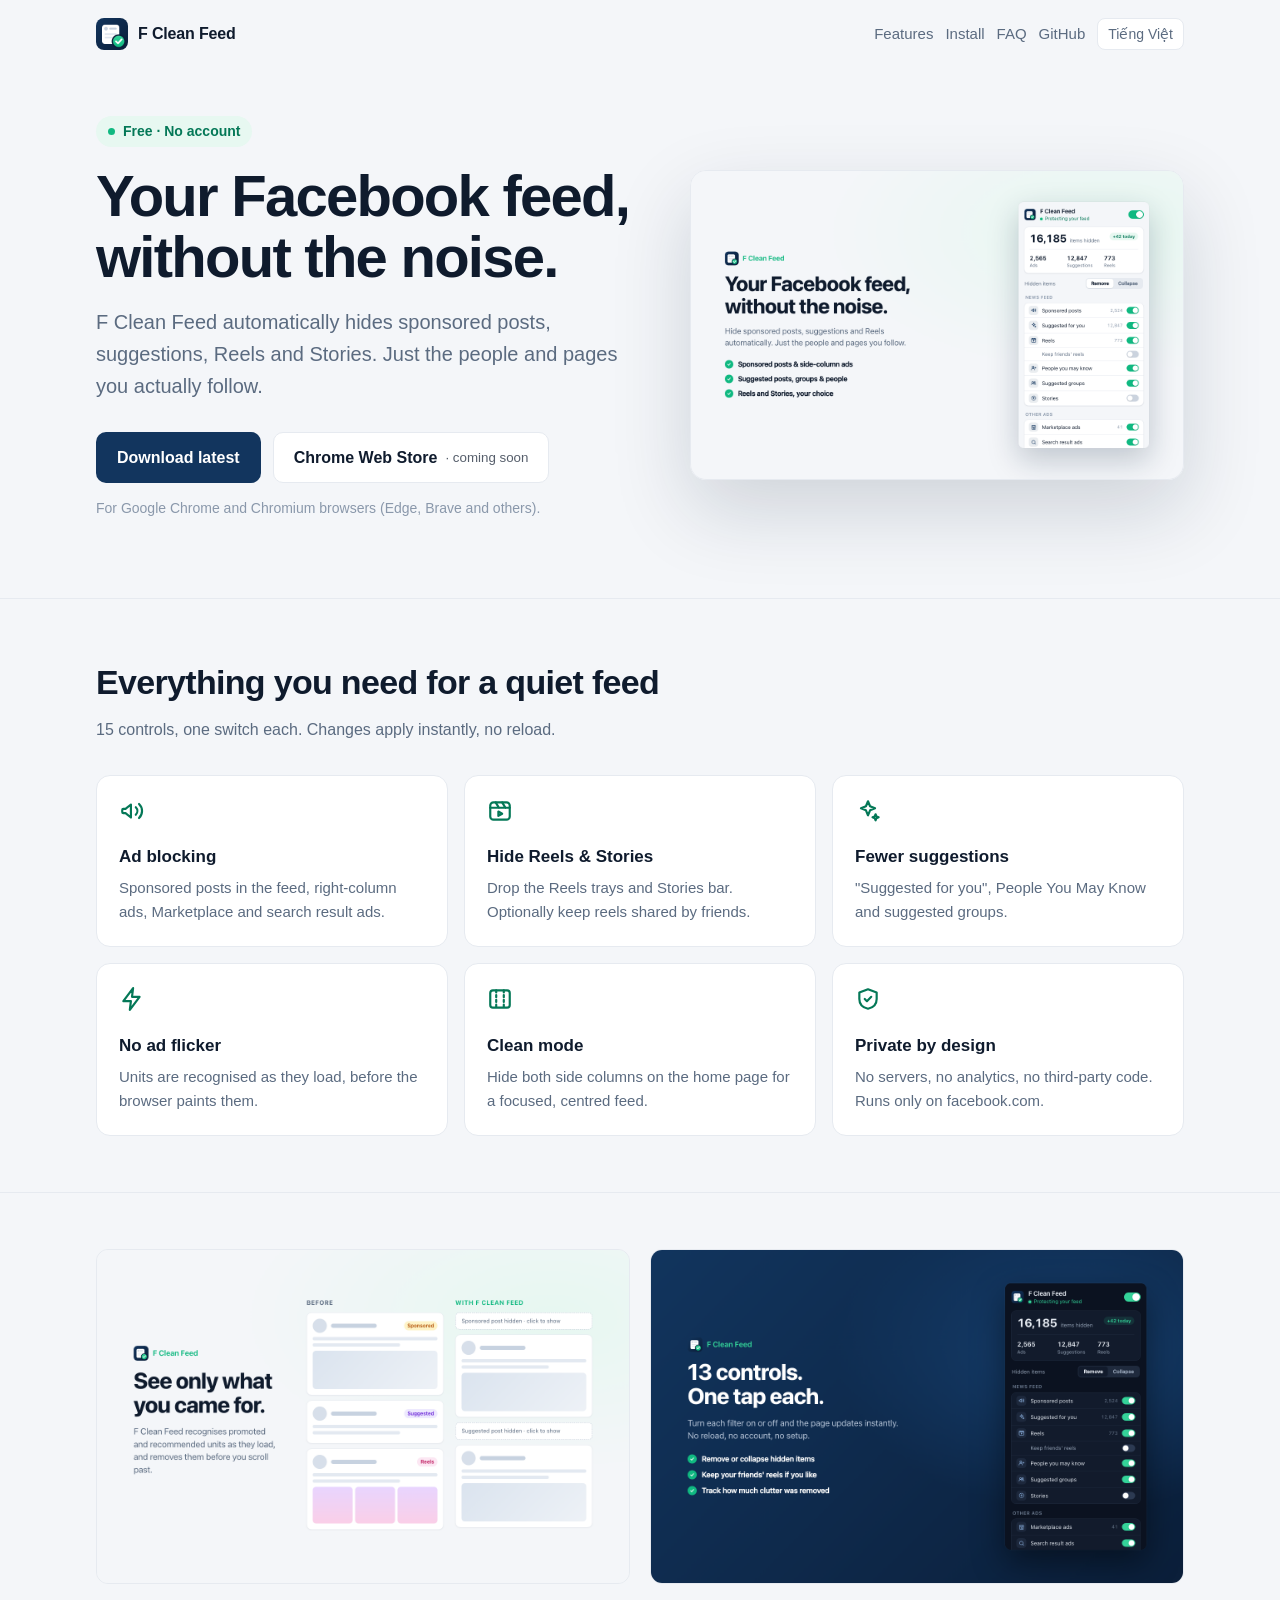
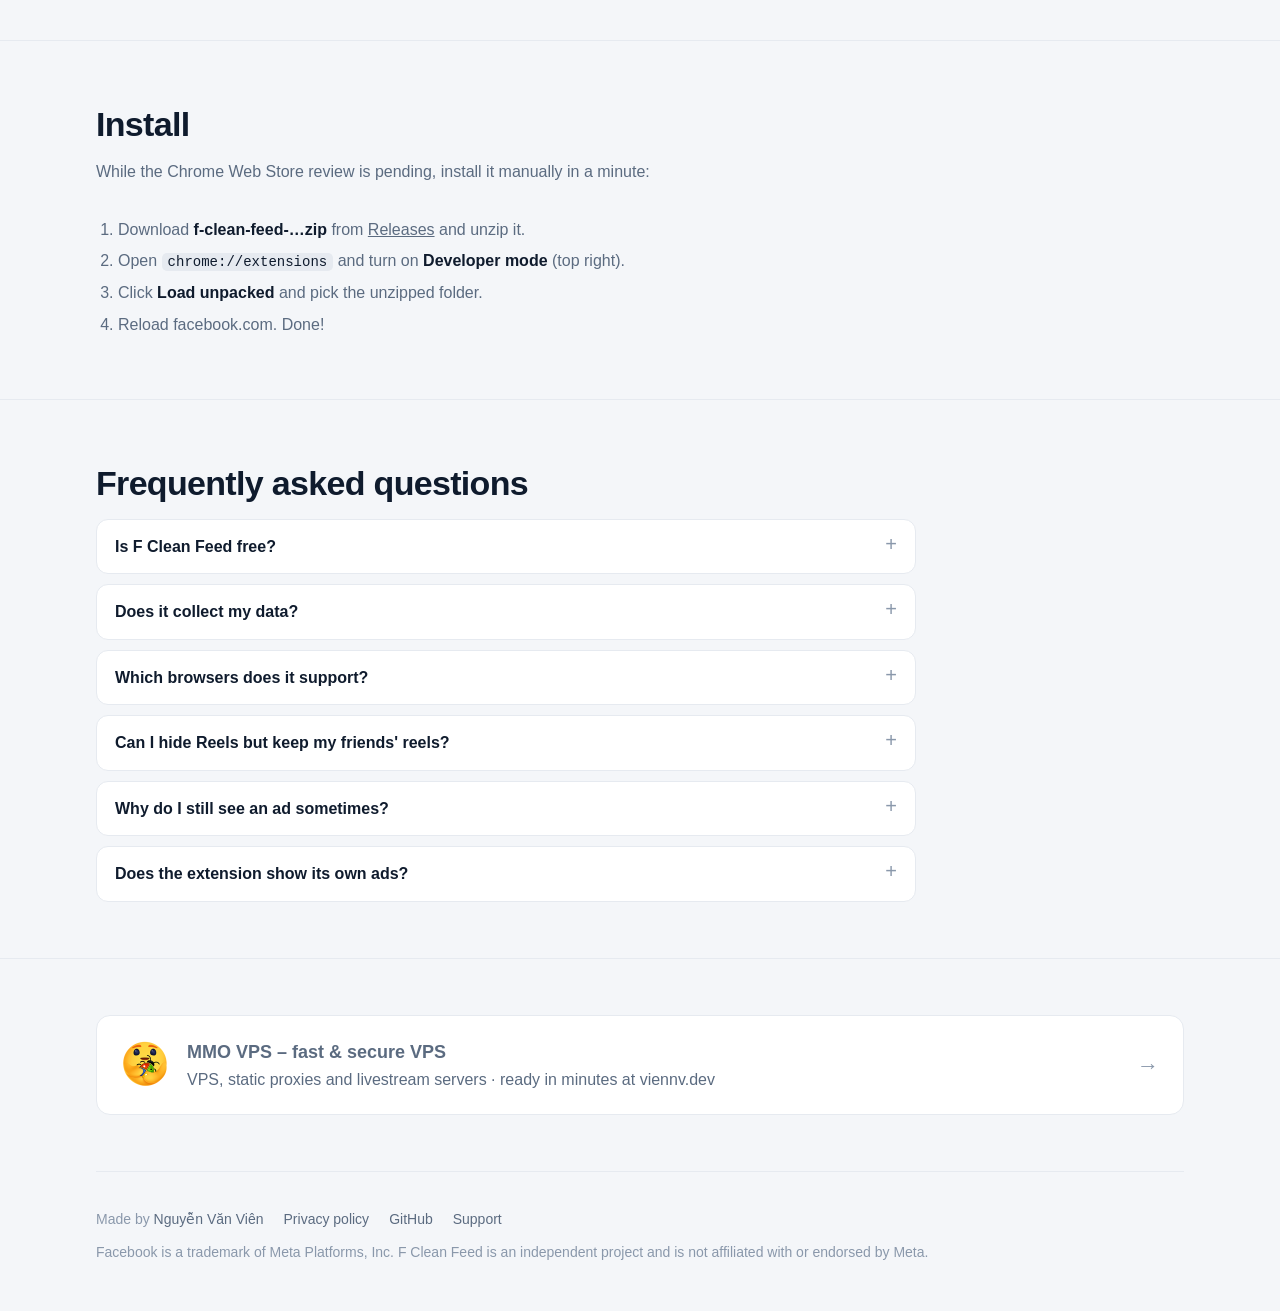
<file: docs/index.html>
<!doctype html>
<html lang="vi">
<head>
<meta charset="utf-8">
<meta name="viewport" content="width=device-width, initial-scale=1">
<!-- SEO: absolute URLs use https://cleanfeed.viennv.dev/ (store/src/site.mjs BASE). -->
<title>F Clean Feed – Chặn quảng cáo, Reels &amp; gợi ý trên Facebook</title>
<meta name="description" content="Tiện ích Chrome miễn phí giúp ẩn bài được tài trợ, Reels, Tin và gợi ý trên Facebook. Không cần tài khoản, không thu thập dữ liệu, cài đặt trong 1 phút.">
<meta name="keywords" content="chặn quảng cáo facebook, ẩn reels facebook, tắt gợi ý facebook, ẩn bài được tài trợ, tiện ích chrome chặn quảng cáo, extension facebook, facebook ad blocker, hide facebook reels, F Clean Feed">
<meta name="author" content="Nguyễn Văn Viên">
<meta name="robots" content="index, follow, max-image-preview:large">
<link rel="canonical" href="https://cleanfeed.viennv.dev/">
<meta name="theme-color" content="#0b1f3a">
<meta name="color-scheme" content="light dark">

<meta property="og:type" content="website">
<meta property="og:site_name" content="F Clean Feed">
<meta property="og:locale" content="vi_VN">
<meta property="og:locale:alternate" content="en_US">
<meta property="og:url" content="https://cleanfeed.viennv.dev/">
<meta property="og:title" content="F Clean Feed – Chặn quảng cáo &amp; Reels trên Facebook">
<meta property="og:description" content="Ẩn bài được tài trợ, gợi ý, Reels và Tin trên Facebook. Miễn phí, không cần tài khoản, không theo dõi.">
<meta property="og:image" content="https://cleanfeed.viennv.dev/assets/og-image.jpg">
<meta property="og:image:type" content="image/jpeg">
<meta property="og:image:width" content="1200">
<meta property="og:image:height" content="630">
<meta property="og:image:alt" content="F Clean Feed – chặn quảng cáo và Reels trên Facebook">

<meta name="twitter:card" content="summary_large_image">
<meta name="twitter:title" content="F Clean Feed – Chặn quảng cáo &amp; Reels trên Facebook">
<meta name="twitter:description" content="Ẩn bài được tài trợ, gợi ý, Reels và Tin trên Facebook. Miễn phí, không cần tài khoản, không theo dõi.">
<meta name="twitter:image" content="https://cleanfeed.viennv.dev/assets/og-image.jpg">
<meta name="twitter:image:alt" content="F Clean Feed – chặn quảng cáo và Reels trên Facebook">

<link rel="icon" href="favicon.svg" type="image/svg+xml">
<link rel="icon" href="favicon-32.png" sizes="32x32" type="image/png">
<link rel="apple-touch-icon" href="apple-touch-icon.png">
<link rel="manifest" href="site.webmanifest">

<!-- Filled by store/src/site.mjs from the strings and manifest version. -->
<script type="application/ld+json" id="ld-app">
{
  "@context": "https://schema.org",
  "@type": "SoftwareApplication",
  "name": "F Clean Feed",
  "alternateName": "F Clean Feed – Ad & Reels blocker for Facebook",
  "description": "F Clean Feed tự động ẩn bài được tài trợ, bài gợi ý, Reels và Tin. Chỉ còn bạn bè và những trang bạn thực sự theo dõi.",
  "applicationCategory": "BrowserApplication",
  "applicationSubCategory": "Ad blocker",
  "operatingSystem": "Google Chrome, Microsoft Edge, Brave, Cốc Cốc",
  "softwareVersion": "1.5.2",
  "isAccessibleForFree": true,
  "offers": {
    "@type": "Offer",
    "price": "0",
    "priceCurrency": "VND"
  },
  "inLanguage": [
    "vi",
    "en"
  ],
  "url": "https://cleanfeed.viennv.dev/",
  "downloadUrl": "https://github.com/viennv96/f-clean-feed/releases/latest",
  "image": "https://cleanfeed.viennv.dev/assets/icon-512.png",
  "screenshot": [
    "https://cleanfeed.viennv.dev/assets/vi-screenshot-1.png",
    "https://cleanfeed.viennv.dev/assets/vi-screenshot-2.png",
    "https://cleanfeed.viennv.dev/assets/vi-screenshot-3.png"
  ],
  "author": {
    "@type": "Person",
    "name": "Nguyễn Văn Viên",
    "url": "https://viennv.dev"
  }
}
</script>
<script type="application/ld+json" id="ld-faq">
{
  "@context": "https://schema.org",
  "@type": "FAQPage",
  "mainEntity": [
    {
      "@type": "Question",
      "name": "F Clean Feed có miễn phí không?",
      "acceptedAnswer": {
        "@type": "Answer",
        "text": "Có. Tiện ích hoàn toàn miễn phí, không có gói trả phí và không cần tạo tài khoản."
      }
    },
    {
      "@type": "Question",
      "name": "Tiện ích có thu thập dữ liệu của tôi không?",
      "acceptedAnswer": {
        "@type": "Answer",
        "text": "Không. Mọi xử lý diễn ra ngay trong trình duyệt. Tiện ích không có máy chủ, không dùng analytics, chỉ lưu cài đặt và số liệu thống kê trên máy bạn."
      }
    },
    {
      "@type": "Question",
      "name": "Dùng được trên những trình duyệt nào?",
      "acceptedAnswer": {
        "@type": "Answer",
        "text": "Google Chrome và các trình duyệt nhân Chromium như Microsoft Edge, Brave, Cốc Cốc."
      }
    },
    {
      "@type": "Question",
      "name": "Có ẩn Reels mà vẫn giữ Reels của bạn bè được không?",
      "acceptedAnswer": {
        "@type": "Answer",
        "text": "Được. Bật mục “Reels / Thước phim” và bật thêm “Giữ Reels của bạn bè” trong popup của tiện ích."
      }
    },
    {
      "@type": "Question",
      "name": "Sao đôi khi vẫn thấy quảng cáo?",
      "acceptedAnswer": {
        "@type": "Answer",
        "text": "Facebook thay đổi giao diện khá thường xuyên. Hãy cài bản mới nhất ở trang Releases, hoặc báo lỗi tại GitHub Issues để được sửa sớm."
      }
    },
    {
      "@type": "Question",
      "name": "Tiện ích có hiển thị quảng cáo riêng không?",
      "acceptedAnswer": {
        "@type": "Answer",
        "text": "Có một thẻ nhỏ giới thiệu MMO VPS của tác giả ở cột phải trang chủ Facebook, ghi rõ nhãn “Quảng cáo”. Bạn có thể bấm × để ẩn 7 ngày hoặc tắt hẳn trong popup."
      }
    }
  ]
}
</script>
<style>
  :root {
    --bg: #f4f6f9; --card: #ffffff; --fg: #0f1b2d; --muted: #5b6b80; --faint: #8a98ab; --line: #e6eaf0;
    --navy: #0b1f3a; --navy2: #12355e; --accent: #10b981; --accent-ink: #047857; --accent-soft: #e7f8f1;
  }
  @media (prefers-color-scheme: dark) {
    :root { --bg: #0b1220; --card: #121b2c; --fg: #e8edf4; --muted: #9aa8bb; --faint: #6e7d92; --line: #1f2a3d; --accent: #34d399; --accent-ink: #34d399; --accent-soft: rgba(52,211,153,.12); }
  }
  * { box-sizing: border-box; }
  html { -webkit-text-size-adjust: 100%; }
  body { margin: 0; background: var(--bg); color: var(--fg); font: 16px/1.6 -apple-system, BlinkMacSystemFont, "Segoe UI", Roboto, "Helvetica Neue", sans-serif; -webkit-font-smoothing: antialiased; }
  a { color: inherit; }
  .wrap { max-width: 1120px; margin: 0 auto; padding: 0 16px; }

  nav { display: flex; align-items: center; gap: 12px; padding: 18px 0; }
  nav .brand { display: flex; align-items: center; gap: 10px; font-weight: 700; text-decoration: none; letter-spacing: -.01em; }
  nav .brand img { width: 32px; height: 32px; border-radius: 8px; }
  nav .spacer { flex: 1; }
  nav a.plain { color: var(--muted); text-decoration: none; font-size: 15px; }
  nav a.plain:hover { color: var(--fg); }
  .lang { border: 1px solid var(--line); background: var(--card); color: var(--muted); border-radius: 8px; padding: 4px 10px; font: inherit; font-size: 14px; cursor: pointer; }

  .hero { display: grid; grid-template-columns: 1.05fr .95fr; gap: 48px; align-items: center; padding: 48px 0 64px; }
  .eyebrow { display: inline-flex; align-items: center; gap: 8px; padding: 4px 12px; border-radius: 999px; background: var(--accent-soft); color: var(--accent-ink); font-size: 14px; font-weight: 600; }
  .eyebrow i { width: 7px; height: 7px; border-radius: 50%; background: var(--accent); }
  h1 { font-size: clamp(36px, 5.2vw, 58px); line-height: 1.06; letter-spacing: -.03em; margin: 18px 0 18px; }
  .lead { font-size: clamp(17px, 1.6vw, 20px); color: var(--muted); margin: 0 0 30px; max-width: 34em; }
  .cta { display: flex; flex-wrap: wrap; gap: 12px; }
  .btn { display: inline-flex; align-items: center; gap: 8px; padding: 12px 20px; border-radius: 10px; font-weight: 600; text-decoration: none; font-size: 16px; border: 1px solid transparent; }
  .btn.primary { background: var(--navy2); color: #fff; }
  .btn.primary:hover { background: var(--navy); }
  @media (prefers-color-scheme: dark) { .btn.primary { background: var(--accent); color: #062b1f; } .btn.primary:hover { filter: brightness(1.08); } }
  .btn.ghost { border-color: var(--line); background: var(--card); color: var(--fg); }
  .btn.ghost:hover { border-color: var(--faint); }
  .btn small { font-weight: 500; color: inherit; opacity: .7; }
  .note { margin-top: 14px; font-size: 14px; color: var(--faint); }
  .dl { margin-top: 6px; font-size: 14px; color: var(--faint); display: flex; align-items: center; gap: 6px; }
  .dl[hidden] { display: none; }
  .dl b { color: var(--fg); font-variant-numeric: tabular-nums; }
  .dl svg { width: 16px; height: 16px; flex: none; }
  .shot { width: 100%; height: auto; border-radius: 16px; border: 1px solid var(--line); box-shadow: 0 30px 80px rgba(11, 31, 58, .16); display: block; }

  section { padding: 56px 0; border-top: 1px solid var(--line); }
  h2 { font-size: clamp(26px, 3vw, 34px); letter-spacing: -.02em; margin: 0 0 8px; }
  .sub { color: var(--muted); margin: 0 0 32px; }
  .grid { display: grid; grid-template-columns: repeat(3, 1fr); gap: 16px; }
  .card { background: var(--card); border: 1px solid var(--line); border-radius: 14px; padding: 22px; }
  .card svg { width: 26px; height: 26px; color: var(--accent-ink); }
  .card h3 { font-size: 17px; margin: 12px 0 6px; }
  .card p { margin: 0; color: var(--muted); font-size: 15px; }

  .shots { display: grid; grid-template-columns: 1fr 1fr; gap: 20px; }
  .shots img { width: 100%; height: auto; border-radius: 12px; border: 1px solid var(--line); display: block; }

  ol.steps { margin: 0; padding-left: 22px; color: var(--muted); }
  ol.steps li { margin: 6px 0; }
  ol.steps b, ol.steps code { color: var(--fg); }
  code { font: 14px ui-monospace, SFMono-Regular, Menlo, monospace; background: var(--line); padding: 1px 6px; border-radius: 5px; }

  .promo { display: flex; align-items: center; gap: 18px; text-decoration: none; padding: 22px 24px; }
  .promo:hover { border-color: var(--accent); }
  .promo .logo { width: 48px; height: 48px; flex: none; }
  .promo b { display: block; font-size: 18px; }
  .promo span { color: var(--muted); }
  .promo .go { margin-left: auto; font-size: 22px; color: var(--faint); }

  .faq { display: grid; gap: 10px; max-width: 820px; }
  .faq details { background: var(--card); border: 1px solid var(--line); border-radius: 12px; padding: 14px 18px; }
  .faq summary { cursor: pointer; font-weight: 600; list-style: none; display: flex; justify-content: space-between; gap: 16px; }
  .faq summary::-webkit-details-marker { display: none; }
  .faq summary::after { content: "+"; color: var(--faint); font-weight: 400; font-size: 20px; line-height: 1; }
  .faq details[open] summary::after { content: "–"; }
  .faq p { margin: 10px 0 0; color: var(--muted); }

  footer { padding: 36px 0 48px; border-top: 1px solid var(--line); color: var(--faint); font-size: 14px; }
  footer .row { display: flex; flex-wrap: wrap; gap: 8px 20px; margin-bottom: 10px; }
  footer a { color: var(--muted); text-decoration: none; }
  footer a:hover { color: var(--fg); text-decoration: underline; }

  @media (max-width: 860px) {
    .hero { grid-template-columns: 1fr; padding-top: 24px; gap: 32px; }
    .grid { grid-template-columns: 1fr; }
    .shots { grid-template-columns: 1fr; }
    nav a.plain { display: none; }
    .promo { flex-wrap: wrap; }
    .promo .go { display: none; }
  }
</style>
</head>
<body>
<div class="wrap">
  <nav>
    <a class="brand" href="./"><img src="assets/icon-192.png" width="32" height="32" alt="">F Clean Feed</a>
    <span class="spacer"></span>
    <a class="plain" href="#features" data-t="navFeatures">Tính năng</a>
    <a class="plain" href="#install" data-t="navInstall">Cài đặt</a>
    <a class="plain" href="#faq" data-t="navFaq">Hỏi đáp</a>
    <a class="plain" href="https://github.com/viennv96/f-clean-feed">GitHub</a>
    <button class="lang" id="lang" type="button"></button>
  </nav>

  <header class="hero">
    <div>
      <span class="eyebrow"><i></i><span data-t="eyebrow">Miễn phí · Không cần tài khoản</span></span>
      <h1 data-t="h1">Bảng tin Facebook gọn gàng, không nhiễu.</h1>
      <p class="lead" data-t="lead">F Clean Feed tự động ẩn bài được tài trợ, bài gợi ý, Reels và Tin. Chỉ còn bạn bè và những trang bạn thực sự theo dõi.</p>
      <div class="cta">
        <a class="btn primary" href="https://github.com/viennv96/f-clean-feed/releases/latest" data-t="download">Tải bản mới nhất</a>
        <a class="btn ghost" href="#install"><span data-t="store">Chrome Web Store</span> <small data-t="soon">· sắp có</small></a>
      </div>
      <p class="note" data-t="note">Dành cho Google Chrome và các trình duyệt Chromium (Edge, Brave, Cốc Cốc).</p>
      <p class="dl" id="dl" hidden><svg viewBox="0 0 24 24" fill="none" stroke="currentColor" stroke-width="2" stroke-linecap="round" stroke-linejoin="round" aria-hidden="true"><path d="M12 4v11M7 10l5 5 5-5M5 20h14"/></svg><span id="dl-text"></span></p>
    </div>
    <img class="shot" data-img="screenshot-1" src="assets/vi-screenshot-1.png" width="1280" height="800" alt="Popup F Clean Feed với các tuỳ chọn chặn quảng cáo, Reels và gợi ý" fetchpriority="high">
  </header>
</div>

<section id="features">
  <div class="wrap">
    <h2 data-t="featTitle">Mọi thứ bạn cần để lướt yên tĩnh</h2>
    <p class="sub" data-t="featSub">15 tuỳ chọn, mỗi tuỳ chọn một công tắc. Có hiệu lực ngay, không cần tải lại trang.</p>
    <div class="grid">
      <div class="card">
        <svg viewBox="0 0 24 24" fill="none" stroke="currentColor" stroke-width="2" stroke-linecap="round" stroke-linejoin="round"><path d="M3 11v2a1 1 0 0 0 1 1h2l5 4V6L6 10H4a1 1 0 0 0-1 1z"/><path d="M15.5 8.5a5 5 0 0 1 0 7"/><path d="M18.5 5.5a9 9 0 0 1 0 13"/></svg>
        <h3 data-t="f1t">Chặn quảng cáo</h3><p data-t="f1">Bài được tài trợ trong bảng tin, quảng cáo cột phải, Marketplace và kết quả tìm kiếm.</p>
      </div>
      <div class="card">
        <svg viewBox="0 0 24 24" fill="none" stroke="currentColor" stroke-width="2" stroke-linecap="round" stroke-linejoin="round"><rect x="3" y="4" width="18" height="16" rx="3"/><path d="M3 9h18M8 4l3 5M14 4l3 5"/><path d="M10.5 12.5v4l3.5-2z"/></svg>
        <h3 data-t="f2t">Ẩn Reels và Tin</h3><p data-t="f2">Bỏ khay Reels và thanh Tin. Muốn thì vẫn giữ Reels do bạn bè chia sẻ.</p>
      </div>
      <div class="card">
        <svg viewBox="0 0 24 24" fill="none" stroke="currentColor" stroke-width="2" stroke-linecap="round" stroke-linejoin="round"><path d="M12 3l1.9 4.6L18.5 9.5l-4.6 1.9L12 16l-1.9-4.6L5.5 9.5l4.6-1.9z"/><path d="M19 15l.8 2 2 .8-2 .8-.8 2-.8-2-2-.8 2-.8z"/></svg>
        <h3 data-t="f3t">Bớt gợi ý</h3><p data-t="f3">"Gợi ý cho bạn", "Những người bạn có thể biết" và nhóm gợi ý.</p>
      </div>
      <div class="card">
        <svg viewBox="0 0 24 24" fill="none" stroke="currentColor" stroke-width="2" stroke-linecap="round" stroke-linejoin="round"><path d="M13 2 4 14h7l-1 8 9-12h-7z"/></svg>
        <h3 data-t="f4t">Không nháy quảng cáo</h3><p data-t="f4">Bài được nhận diện ngay khi tải, trước khi trình duyệt kịp vẽ lên màn hình.</p>
      </div>
      <div class="card">
        <svg viewBox="0 0 24 24" fill="none" stroke="currentColor" stroke-width="2" stroke-linecap="round" stroke-linejoin="round"><rect x="3" y="4" width="18" height="16" rx="2.5"/><path d="M8.5 4v16M15.5 4v16" stroke-dasharray="2 2.4"/></svg>
        <h3 data-t="f5t">Chế độ gọn</h3><p data-t="f5">Ẩn hai cột bên ở trang chủ để bảng tin nằm giữa, dễ tập trung hơn.</p>
      </div>
      <div class="card">
        <svg viewBox="0 0 24 24" fill="none" stroke="currentColor" stroke-width="2" stroke-linecap="round" stroke-linejoin="round"><path d="M12 3l8 3v6c0 5-3.5 8-8 9-4.5-1-8-4-8-9V6z"/><path d="M9 12l2 2 4-4"/></svg>
        <h3 data-t="f6t">Riêng tư tuyệt đối</h3><p data-t="f6">Không máy chủ, không analytics, không mã bên thứ ba. Chỉ chạy trên facebook.com.</p>
      </div>
    </div>
  </div>
</section>

<section>
  <div class="wrap shots">
    <img data-img="screenshot-2" src="assets/vi-screenshot-2.png" width="1280" height="800" loading="lazy" alt="So sánh bảng tin Facebook trước và sau khi dùng F Clean Feed">
    <img data-img="screenshot-3" src="assets/vi-screenshot-3.png" width="1280" height="800" loading="lazy" alt="13 tuỳ chọn bật tắt của F Clean Feed">
  </div>
</section>

<section id="install">
  <div class="wrap">
    <h2 data-t="instTitle">Cài đặt</h2>
    <p class="sub" data-t="instSub">Trong lúc chờ Chrome Web Store duyệt, bạn có thể cài thủ công trong một phút:</p>
    <ol class="steps">
      <li data-t="s1">Tải file <b>f-clean-feed-…zip</b> ở trang <a href="https://github.com/viennv96/f-clean-feed/releases/latest">Releases</a> và giải nén.</li>
      <li data-t="s2">Mở <code>chrome://extensions</code> và bật <b>Developer mode</b> (góc trên bên phải).</li>
      <li data-t="s3">Bấm <b>Load unpacked</b> và chọn thư mục vừa giải nén.</li>
      <li data-t="s4">Tải lại facebook.com. Xong!</li>
    </ol>
  </div>
</section>

<section id="faq">
  <div class="wrap">
    <h2 data-t="faqTitle">Câu hỏi thường gặp</h2>
    <div class="faq">
      <details><summary data-t="q1">F Clean Feed có miễn phí không?</summary><p data-t="a1">Có. Tiện ích hoàn toàn miễn phí, không có gói trả phí và không cần tạo tài khoản.</p></details>
      <details><summary data-t="q2">Tiện ích có thu thập dữ liệu của tôi không?</summary><p data-t="a2">Không. Mọi xử lý diễn ra ngay trong trình duyệt. Tiện ích không có máy chủ, không dùng analytics, chỉ lưu cài đặt và số liệu thống kê trên máy bạn.</p></details>
      <details><summary data-t="q3">Dùng được trên những trình duyệt nào?</summary><p data-t="a3">Google Chrome và các trình duyệt nhân Chromium như Microsoft Edge, Brave, Cốc Cốc.</p></details>
      <details><summary data-t="q4">Có ẩn Reels mà vẫn giữ Reels của bạn bè được không?</summary><p data-t="a4">Được. Bật mục “Reels / Thước phim” và bật thêm “Giữ Reels của bạn bè” trong popup của tiện ích.</p></details>
      <details><summary data-t="q5">Sao đôi khi vẫn thấy quảng cáo?</summary><p data-t="a5">Facebook thay đổi giao diện khá thường xuyên. Hãy cài bản mới nhất ở trang Releases, hoặc báo lỗi tại GitHub Issues để được sửa sớm.</p></details>
      <details><summary data-t="q6">Tiện ích có hiển thị quảng cáo riêng không?</summary><p data-t="a6">Có một thẻ nhỏ giới thiệu MMO VPS của tác giả ở cột phải trang chủ Facebook, ghi rõ nhãn “Quảng cáo”. Bạn có thể bấm × để ẩn 7 ngày hoặc tắt hẳn trong popup.</p></details>
    </div>
  </div>
</section>

<section>
  <div class="wrap">
    <a class="card promo" href="https://viennv.dev" target="_blank" rel="noopener">
      <img class="logo" src="assets/mmovps.png" alt="MMO VPS" width="48" height="48" loading="lazy">
      <span><b data-t="promoT">MMO VPS – VPS tốc độ cao</b><span data-t="promo">Máy chủ ảo, proxy tĩnh, máy chủ livestream · nhận máy trong vài phút tại viennv.dev</span></span>
      <span class="go">→</span>
    </a>
  </div>
</section>

<div class="wrap">
  <footer>
    <div class="row">
      <span><span data-t="by">Phát triển bởi</span> <a href="https://viennv.dev">Nguyễn Văn Viên</a></span>
      <a href="privacy-policy.html" data-t="privacy">Chính sách quyền riêng tư</a>
      <a href="https://github.com/viennv96/f-clean-feed">GitHub</a>
      <a href="https://github.com/viennv96/f-clean-feed/issues" data-t="support">Hỗ trợ</a>
    </div>
    <div data-t="tm">Facebook là thương hiệu của Meta Platforms, Inc. F Clean Feed là dự án độc lập, không liên kết hay được Meta bảo trợ.</div>
  </footer>
</div>

<script>
  const T = {
    vi: {
      dlCount: (n, v) => `<b>${n}</b> lượt tải · phiên bản ${v}`,
      langBtn: "English", navFeatures: "Tính năng", navInstall: "Cài đặt",
      eyebrow: "Miễn phí · Không cần tài khoản",
      h1: "Bảng tin Facebook gọn gàng, không nhiễu.",
      lead: "F Clean Feed tự động ẩn bài được tài trợ, bài gợi ý, Reels và Tin. Chỉ còn bạn bè và những trang bạn thực sự theo dõi.",
      download: "Tải bản mới nhất", store: "Chrome Web Store", soon: "· sắp có",
      note: "Dành cho Google Chrome và các trình duyệt Chromium (Edge, Brave, Cốc Cốc).",
      featTitle: "Mọi thứ bạn cần để lướt yên tĩnh", featSub: "15 tuỳ chọn, mỗi tuỳ chọn một công tắc. Có hiệu lực ngay, không cần tải lại trang.",
      f1t: "Chặn quảng cáo", f1: "Bài được tài trợ trong bảng tin, quảng cáo cột phải, Marketplace và kết quả tìm kiếm.",
      f2t: "Ẩn Reels và Tin", f2: "Bỏ khay Reels và thanh Tin. Muốn thì vẫn giữ Reels do bạn bè chia sẻ.",
      f3t: "Bớt gợi ý", f3: "\"Gợi ý cho bạn\", \"Những người bạn có thể biết\" và nhóm gợi ý.",
      f4t: "Không nháy quảng cáo", f4: "Bài được nhận diện ngay khi tải, trước khi trình duyệt kịp vẽ lên màn hình.",
      f5t: "Chế độ gọn", f5: "Ẩn hai cột bên ở trang chủ để bảng tin nằm giữa, dễ tập trung hơn.",
      f6t: "Riêng tư tuyệt đối", f6: "Không máy chủ, không analytics, không mã bên thứ ba. Chỉ chạy trên facebook.com.",
      instTitle: "Cài đặt", instSub: "Trong lúc chờ Chrome Web Store duyệt, bạn có thể cài thủ công trong một phút:",
      s1: "Tải file <b>f-clean-feed-…zip</b> ở trang <a href=\"https://github.com/viennv96/f-clean-feed/releases/latest\">Releases</a> và giải nén.",
      s2: "Mở <code>chrome://extensions</code> và bật <b>Developer mode</b> (góc trên bên phải).",
      s3: "Bấm <b>Load unpacked</b> và chọn thư mục vừa giải nén.",
      s4: "Tải lại facebook.com. Xong!",
      promoT: "MMO VPS – VPS tốc độ cao", promo: "Máy chủ ảo, proxy tĩnh, máy chủ livestream · nhận máy trong vài phút tại viennv.dev",
      by: "Phát triển bởi", privacy: "Chính sách quyền riêng tư", support: "Hỗ trợ",
      navFaq: "Hỏi đáp", faqTitle: "Câu hỏi thường gặp",
      q1: "F Clean Feed có miễn phí không?", a1: "Có. Tiện ích hoàn toàn miễn phí, không có gói trả phí và không cần tạo tài khoản.",
      q2: "Tiện ích có thu thập dữ liệu của tôi không?", a2: "Không. Mọi xử lý diễn ra ngay trong trình duyệt. Tiện ích không có máy chủ, không dùng analytics, chỉ lưu cài đặt và số liệu thống kê trên máy bạn.",
      q3: "Dùng được trên những trình duyệt nào?", a3: "Google Chrome và các trình duyệt nhân Chromium như Microsoft Edge, Brave, Cốc Cốc.",
      q4: "Có ẩn Reels mà vẫn giữ Reels của bạn bè được không?", a4: "Được. Bật mục “Reels / Thước phim” và bật thêm “Giữ Reels của bạn bè” trong popup của tiện ích.",
      q5: "Sao đôi khi vẫn thấy quảng cáo?", a5: "Facebook thay đổi giao diện khá thường xuyên. Hãy cài bản mới nhất ở trang Releases, hoặc báo lỗi tại GitHub Issues để được sửa sớm.",
      q6: "Tiện ích có hiển thị quảng cáo riêng không?", a6: "Có một thẻ nhỏ giới thiệu MMO VPS của tác giả ở cột phải trang chủ Facebook, ghi rõ nhãn “Quảng cáo”. Bạn có thể bấm × để ẩn 7 ngày hoặc tắt hẳn trong popup.",
      tm: "Facebook là thương hiệu của Meta Platforms, Inc. F Clean Feed là dự án độc lập, không liên kết hay được Meta bảo trợ.",
    },
    en: {
      dlCount: (n, v) => `<b>${n}</b> downloads · version ${v}`,
      langBtn: "Tiếng Việt", navFeatures: "Features", navInstall: "Install",
      eyebrow: "Free · No account",
      h1: "Your Facebook feed, without the noise.",
      lead: "F Clean Feed automatically hides sponsored posts, suggestions, Reels and Stories. Just the people and pages you actually follow.",
      download: "Download latest", store: "Chrome Web Store", soon: "· coming soon",
      note: "For Google Chrome and Chromium browsers (Edge, Brave and others).",
      featTitle: "Everything you need for a quiet feed", featSub: "15 controls, one switch each. Changes apply instantly, no reload.",
      f1t: "Ad blocking", f1: "Sponsored posts in the feed, right-column ads, Marketplace and search result ads.",
      f2t: "Hide Reels & Stories", f2: "Drop the Reels trays and Stories bar. Optionally keep reels shared by friends.",
      f3t: "Fewer suggestions", f3: "\"Suggested for you\", People You May Know and suggested groups.",
      f4t: "No ad flicker", f4: "Units are recognised as they load, before the browser paints them.",
      f5t: "Clean mode", f5: "Hide both side columns on the home page for a focused, centred feed.",
      f6t: "Private by design", f6: "No servers, no analytics, no third-party code. Runs only on facebook.com.",
      instTitle: "Install", instSub: "While the Chrome Web Store review is pending, install it manually in a minute:",
      s1: "Download <b>f-clean-feed-…zip</b> from <a href=\"https://github.com/viennv96/f-clean-feed/releases/latest\">Releases</a> and unzip it.",
      s2: "Open <code>chrome://extensions</code> and turn on <b>Developer mode</b> (top right).",
      s3: "Click <b>Load unpacked</b> and pick the unzipped folder.",
      s4: "Reload facebook.com. Done!",
      promoT: "MMO VPS – fast & secure VPS", promo: "VPS, static proxies and livestream servers · ready in minutes at viennv.dev",
      by: "Made by", privacy: "Privacy policy", support: "Support",
      navFaq: "FAQ", faqTitle: "Frequently asked questions",
      q1: "Is F Clean Feed free?", a1: "Yes. It is completely free, with no paid plan and no account to create.",
      q2: "Does it collect my data?", a2: "No. Everything runs inside your browser. There are no servers and no analytics; only your settings and hidden-item counters are stored, on your device.",
      q3: "Which browsers does it support?", a3: "Google Chrome and Chromium-based browsers such as Microsoft Edge, Brave and Cốc Cốc.",
      q4: "Can I hide Reels but keep my friends' reels?", a4: "Yes. Turn on “Reels” and also turn on “Keep friends' reels” in the extension popup.",
      q5: "Why do I still see an ad sometimes?", a5: "Facebook changes its layout often. Install the latest version from Releases, or report it on GitHub Issues so it gets fixed quickly.",
      q6: "Does the extension show its own ads?", a6: "There is one small card for the developer's MMO VPS service in the right column of the Facebook home page, labelled “Ad”. Click × to hide it for 7 days or turn it off in the popup.",
      tm: "Facebook is a trademark of Meta Platforms, Inc. F Clean Feed is an independent project and is not affiliated with or endorsed by Meta.",
    },
  };
  // Strings with markup are authored above, never taken from the URL or user input.
  const HTML_KEYS = new Set(["s1", "s2", "s3", "s4"]);
  let lang;
  try { lang = localStorage.getItem("fcf-lang"); } catch (e) {}
  if (!T[lang]) lang = (navigator.language || "").toLowerCase().startsWith("vi") ? "vi" : "en";
  function apply() {
    document.documentElement.lang = lang;
    for (const el of document.querySelectorAll("[data-t]")) {
      const v = T[lang][el.dataset.t];
      if (HTML_KEYS.has(el.dataset.t)) el.innerHTML = v; else el.textContent = v;
    }
    for (const img of document.querySelectorAll("[data-img]")) img.src = `assets/${lang}-${img.dataset.img}.png`;
    document.getElementById("lang").textContent = T[lang].langBtn;
    renderDownloads();
  }

  // Download count: sum of every release asset's download_count from the
  // GitHub API (no auth, 60 requests/hour per IP), cached for an hour.
  let downloads = null;
  function renderDownloads() {
    if (!downloads) return;
    const n = downloads.total.toLocaleString(lang === "vi" ? "vi-VN" : "en-US");
    const v = String(downloads.version).replace(/[^0-9a-z.\-]/gi, "");
    document.getElementById("dl-text").innerHTML = T[lang].dlCount(n, v);
    document.getElementById("dl").hidden = false;
  }
  async function loadDownloads() {
    const KEY = "fcf-dl";
    try {
      const c = JSON.parse(localStorage.getItem(KEY));
      // The page's own version (JSON-LD, written by store/src/site.mjs) wins:
      // a cache from before a release is dropped straight away.
      let pageVersion = "";
      try { pageVersion = JSON.parse(document.getElementById("ld-app").textContent).softwareVersion || ""; } catch (e) {}
      if (c && Date.now() - c.at < 3600e3 && (!pageVersion || c.version === pageVersion)) { downloads = c; return renderDownloads(); }
    } catch (e) {}
    try {
      const r = await fetch("https://api.github.com/repos/viennv96/f-clean-feed/releases?per_page=100");
      if (!r.ok) return;
      const releases = await r.json();
      const total = releases.reduce((a, rel) => a + rel.assets.reduce((b, x) => b + (x.download_count || 0), 0), 0);
      const latest = releases.find((rel) => !rel.prerelease && !rel.draft);
      downloads = { total, version: latest ? latest.tag_name.replace(/^v/, "") : "", at: Date.now() };
      try { localStorage.setItem(KEY, JSON.stringify(downloads)); } catch (e) {}
      renderDownloads();
    } catch (e) {}
  }
  document.getElementById("lang").addEventListener("click", () => {
    lang = lang === "vi" ? "en" : "vi";
    try { localStorage.setItem("fcf-lang", lang); } catch (e) {}
    apply();
  });
  apply();
  loadDownloads();
</script>
</body>
</html>
</file>
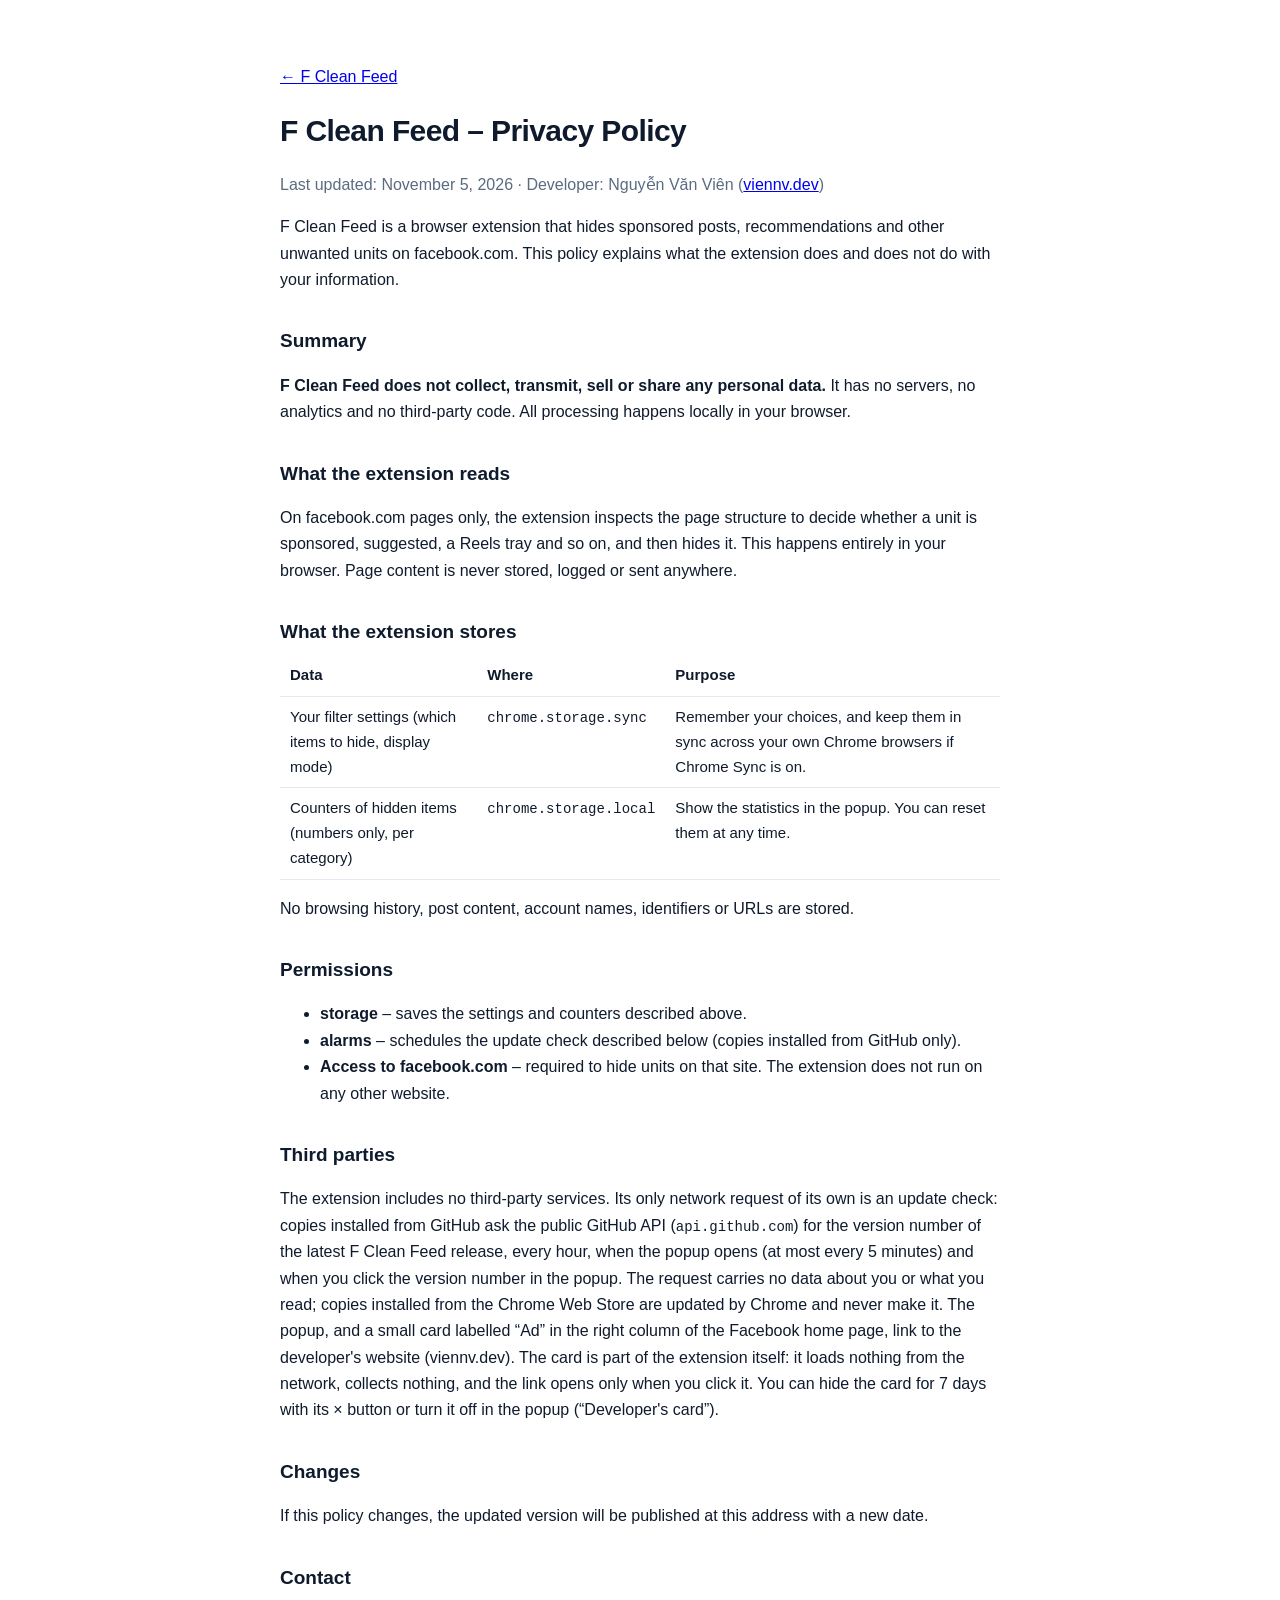
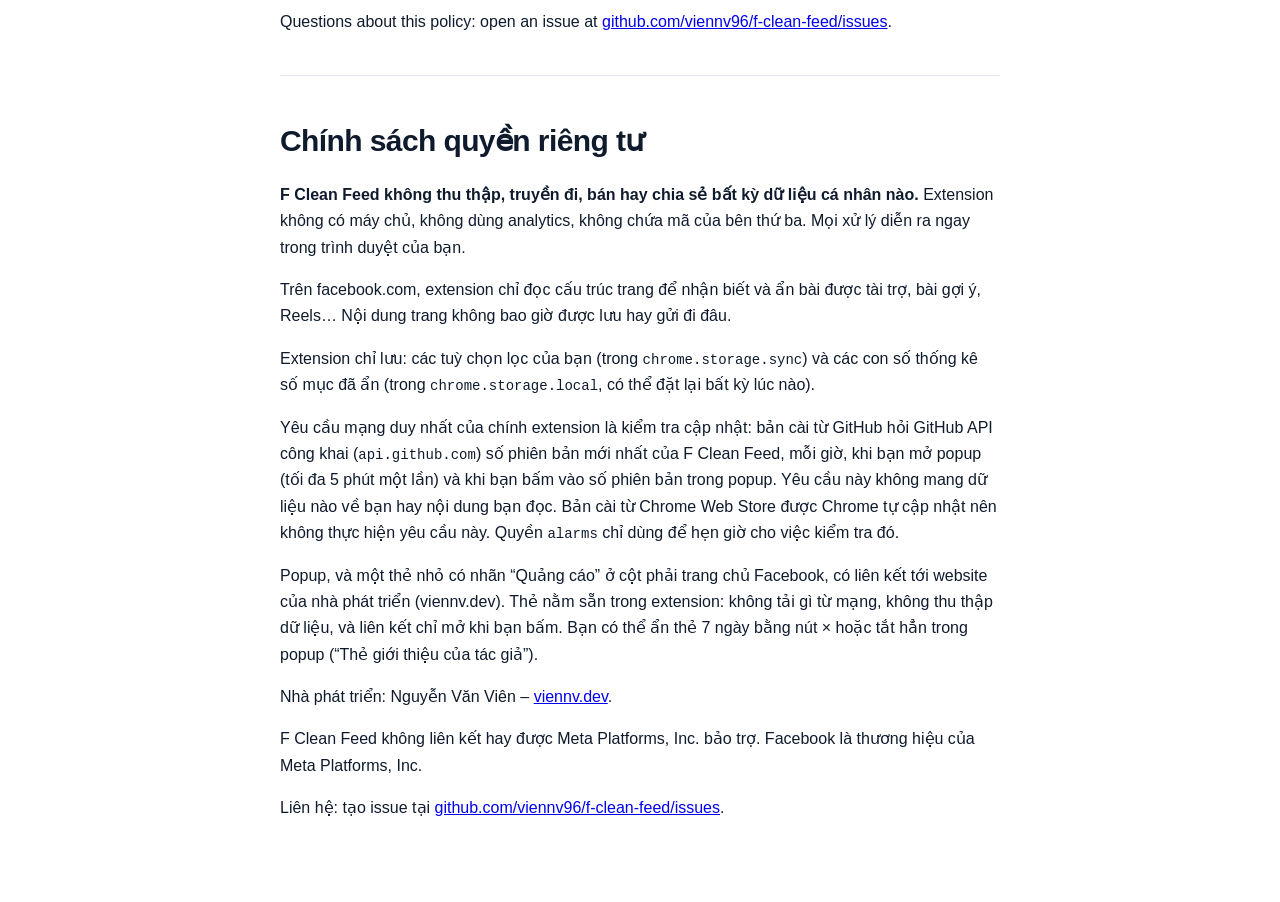
<file: docs/privacy-policy.html>
<!doctype html>
<html lang="en">
<head>
<meta charset="utf-8">
<meta name="viewport" content="width=device-width, initial-scale=1">
<title>Chính sách quyền riêng tư – F Clean Feed | Privacy Policy</title>
<meta name="description" content="F Clean Feed không thu thập, gửi đi hay chia sẻ dữ liệu cá nhân. Mọi xử lý diễn ra trong trình duyệt. Privacy policy of the F Clean Feed extension.">
<meta name="robots" content="index, follow">
<link rel="canonical" href="https://cleanfeed.viennv.dev/privacy-policy.html">
<meta property="og:type" content="article">
<meta property="og:site_name" content="F Clean Feed">
<meta property="og:title" content="Chính sách quyền riêng tư – F Clean Feed">
<meta property="og:description" content="F Clean Feed không thu thập, gửi đi hay chia sẻ dữ liệu cá nhân.">
<meta property="og:url" content="https://cleanfeed.viennv.dev/privacy-policy.html">
<meta property="og:image" content="https://cleanfeed.viennv.dev/assets/og-image.jpg">
<meta name="twitter:card" content="summary_large_image">
<link rel="icon" href="favicon.svg" type="image/svg+xml">
<link rel="icon" href="favicon-32.png" sizes="32x32" type="image/png">
<link rel="apple-touch-icon" href="apple-touch-icon.png">
<style>
  :root { --fg: #0f1b2d; --muted: #5b6b80; --line: #e6eaf0; --bg: #ffffff; --accent: #047857; }
  @media (prefers-color-scheme: dark) { :root { --fg: #e8edf4; --muted: #9aa8bb; --line: #1f2a3d; --bg: #0b1220; --accent: #34d399; } }
  body { margin: 0; background: var(--bg); color: var(--fg); font: 16px/1.65 -apple-system, BlinkMacSystemFont, "Segoe UI", Roboto, sans-serif; }
  main { max-width: 720px; margin: 0 auto; padding: 48px 16px 64px; }
  h1 { font-size: 30px; letter-spacing: -.02em; margin: 0 0 4px; }
  h2 { font-size: 19px; margin: 32px 0 8px; }
  .muted { color: var(--muted); }
  hr { border: 0; border-top: 1px solid var(--line); margin: 40px 0; }
  table { border-collapse: collapse; width: 100%; font-size: 15px; }
  td, th { text-align: left; padding: 8px 10px; border-bottom: 1px solid var(--line); vertical-align: top; }
  code { font-size: 14px; }
</style>
</head>
<body>
<main>
  <p><a href="./">← F Clean Feed</a></p>
  <h1>F Clean Feed – Privacy Policy</h1>
  <p class="muted">Last updated: November 5, 2026 · Developer: Nguyễn Văn Viên (<a href="https://viennv.dev">viennv.dev</a>)</p>

  <p>F Clean Feed is a browser extension that hides sponsored posts, recommendations and other unwanted units on facebook.com. This policy explains what the extension does and does not do with your information.</p>

  <h2>Summary</h2>
  <p><strong>F Clean Feed does not collect, transmit, sell or share any personal data.</strong> It has no servers, no analytics and no third-party code. All processing happens locally in your browser.</p>

  <h2>What the extension reads</h2>
  <p>On facebook.com pages only, the extension inspects the page structure to decide whether a unit is sponsored, suggested, a Reels tray and so on, and then hides it. This happens entirely in your browser. Page content is never stored, logged or sent anywhere.</p>

  <h2>What the extension stores</h2>
  <table>
    <tr><th>Data</th><th>Where</th><th>Purpose</th></tr>
    <tr><td>Your filter settings (which items to hide, display mode)</td><td><code>chrome.storage.sync</code></td><td>Remember your choices, and keep them in sync across your own Chrome browsers if Chrome Sync is on.</td></tr>
    <tr><td>Counters of hidden items (numbers only, per category)</td><td><code>chrome.storage.local</code></td><td>Show the statistics in the popup. You can reset them at any time.</td></tr>
  </table>
  <p>No browsing history, post content, account names, identifiers or URLs are stored.</p>

  <h2>Permissions</h2>
  <ul>
    <li><strong>storage</strong> – saves the settings and counters described above.</li>
    <li><strong>alarms</strong> – schedules the update check described below (copies installed from GitHub only).</li>
    <li><strong>Access to facebook.com</strong> – required to hide units on that site. The extension does not run on any other website.</li>
  </ul>

  <h2>Third parties</h2>
  <p>The extension includes no third-party services. Its only network request of its own is an update check: copies installed from GitHub ask the public GitHub API (<code>api.github.com</code>) for the version number of the latest F Clean Feed release, every hour, when the popup opens (at most every 5 minutes) and when you click the version number in the popup. The request carries no data about you or what you read; copies installed from the Chrome Web Store are updated by Chrome and never make it. The popup, and a small card labelled “Ad” in the right column of the Facebook home page, link to the developer's website (viennv.dev). The card is part of the extension itself: it loads nothing from the network, collects nothing, and the link opens only when you click it. You can hide the card for 7 days with its × button or turn it off in the popup (“Developer's card”).</p>

  <h2>Changes</h2>
  <p>If this policy changes, the updated version will be published at this address with a new date.</p>

  <h2>Contact</h2>
  <p>Questions about this policy: open an issue at <a href="https://github.com/viennv96/f-clean-feed/issues">github.com/viennv96/f-clean-feed/issues</a>.</p>

  <hr>

  <h1 lang="vi">Chính sách quyền riêng tư</h1>
  <div lang="vi">
    <p><strong>F Clean Feed không thu thập, truyền đi, bán hay chia sẻ bất kỳ dữ liệu cá nhân nào.</strong> Extension không có máy chủ, không dùng analytics, không chứa mã của bên thứ ba. Mọi xử lý diễn ra ngay trong trình duyệt của bạn.</p>
    <p>Trên facebook.com, extension chỉ đọc cấu trúc trang để nhận biết và ẩn bài được tài trợ, bài gợi ý, Reels… Nội dung trang không bao giờ được lưu hay gửi đi đâu.</p>
    <p>Extension chỉ lưu: các tuỳ chọn lọc của bạn (trong <code>chrome.storage.sync</code>) và các con số thống kê số mục đã ẩn (trong <code>chrome.storage.local</code>, có thể đặt lại bất kỳ lúc nào).</p>
    <p>Yêu cầu mạng duy nhất của chính extension là kiểm tra cập nhật: bản cài từ GitHub hỏi GitHub API công khai (<code>api.github.com</code>) số phiên bản mới nhất của F Clean Feed, mỗi giờ, khi bạn mở popup (tối đa 5 phút một lần) và khi bạn bấm vào số phiên bản trong popup. Yêu cầu này không mang dữ liệu nào về bạn hay nội dung bạn đọc. Bản cài từ Chrome Web Store được Chrome tự cập nhật nên không thực hiện yêu cầu này. Quyền <code>alarms</code> chỉ dùng để hẹn giờ cho việc kiểm tra đó.</p>
    <p>Popup, và một thẻ nhỏ có nhãn “Quảng cáo” ở cột phải trang chủ Facebook, có liên kết tới website của nhà phát triển (viennv.dev). Thẻ nằm sẵn trong extension: không tải gì từ mạng, không thu thập dữ liệu, và liên kết chỉ mở khi bạn bấm. Bạn có thể ẩn thẻ 7 ngày bằng nút × hoặc tắt hẳn trong popup (“Thẻ giới thiệu của tác giả”).</p>
    <p>Nhà phát triển: Nguyễn Văn Viên – <a href="https://viennv.dev">viennv.dev</a>.</p>
    <p>F Clean Feed không liên kết hay được Meta Platforms, Inc. bảo trợ. Facebook là thương hiệu của Meta Platforms, Inc.</p>
    <p>Liên hệ: tạo issue tại <a href="https://github.com/viennv96/f-clean-feed/issues">github.com/viennv96/f-clean-feed/issues</a>.</p>
  </div>
</main>
</body>
</html>
</file>
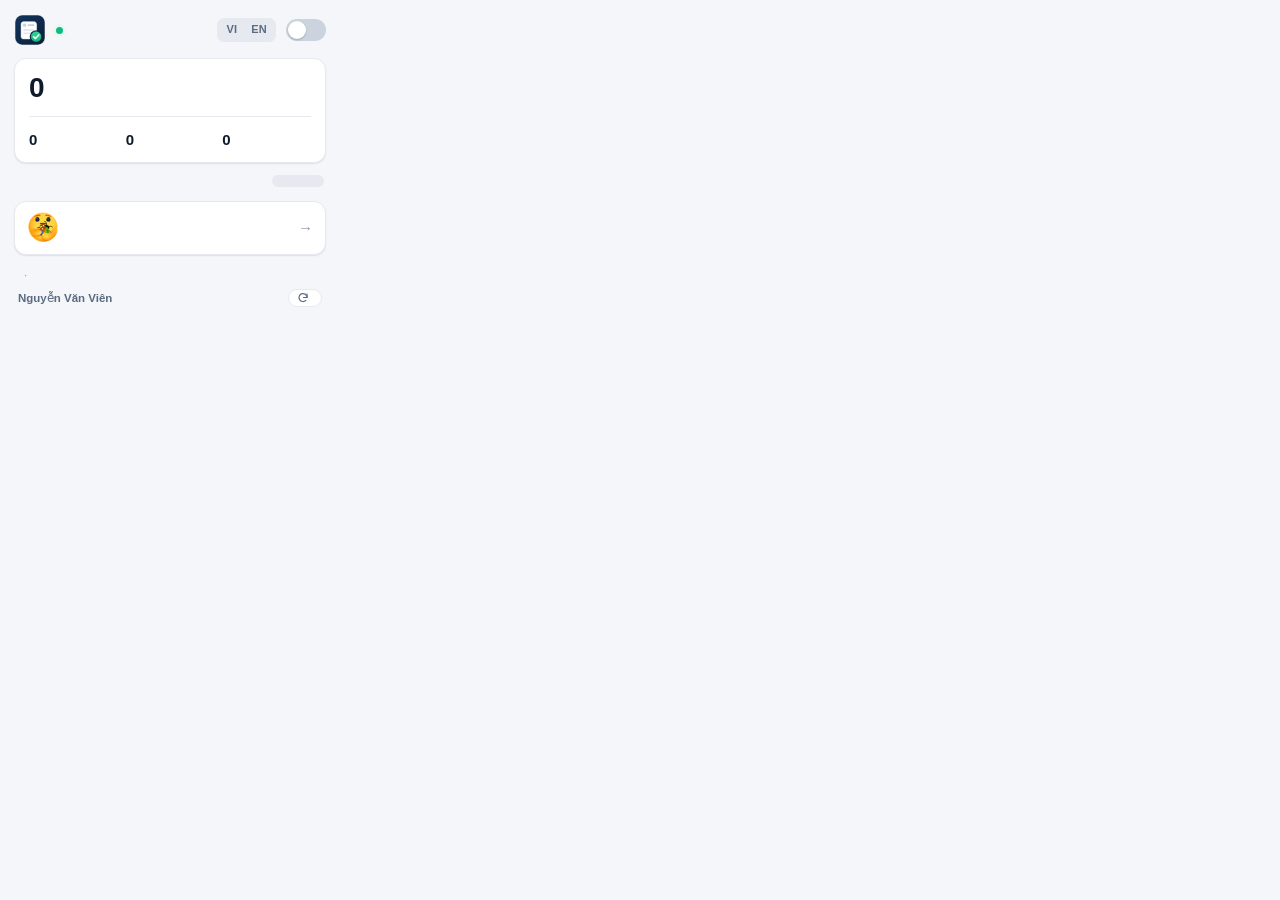
<file: popup/popup.html>
<!doctype html>
<html>
<head>
  <meta charset="utf-8" />
  <link rel="stylesheet" href="popup.css" />
</head>
<body>
  <header class="top">
    <img class="logo" src="../icons/48.png" alt="" width="32" height="32" />
    <div class="brand">
      <h1 data-i18n="shortName"></h1>
      <p class="status"><i></i><span id="status"></span></p>
    </div>
    <div class="seg lang" role="radiogroup" aria-label="Ngôn ngữ / Language">
      <button role="radio" data-lang="vi" lang="vi" title="Tiếng Việt">VI</button>
      <button role="radio" data-lang="en" lang="en" title="English">EN</button>
    </div>
    <label class="switch big">
      <input type="checkbox" id="enabled" />
      <span></span>
    </label>
  </header>

  <section class="card update" id="update" hidden>
    <div class="update-head">
      <b id="update-title"></b>
      <a id="update-notes" target="_blank" rel="noopener" data-i18n="updateNotes"></a>
    </div>
    <ol class="update-steps">
      <li><a id="update-download" class="update-btn" target="_blank" rel="noopener" data-i18n="updateDownload"></a></li>
      <li data-i18n="updateUnzip"></li>
      <li><button id="update-reload" class="update-btn ghost" data-i18n="updateReload"></button></li>
    </ol>
  </section>

  <section class="card stats">
    <div class="total">
      <b id="total">0</b>
      <span data-i18n="statsTotal"></span>
    </div>
    <span class="today" id="today"></span>
    <ul class="breakdown">
      <li><b id="b-ads">0</b><span data-i18n="statsAds"></span></li>
      <li><b id="b-suggested">0</b><span data-i18n="statsSuggested"></span></li>
      <li><b id="b-reels">0</b><span data-i18n="statsReels"></span></li>
    </ul>
  </section>

  <section class="mode">
    <span data-i18n="modeLabel"></span>
    <div class="seg" role="radiogroup">
      <button role="radio" data-mode="hide" data-i18n="modeHide"></button>
      <button role="radio" data-mode="collapse" data-i18n="modeCollapse"></button>
    </div>
  </section>

  <div id="kinds"></div>

  <a class="card promo" href="https://viennv.dev" target="_blank" rel="noopener">
    <img class="promo-logo" src="../icons/mmovps.png" alt="MMO VPS" width="32" height="32" />
    <span class="promo-text">
      <b data-i18n="promoTitle"></b>
      <small data-i18n="promoText"></small>
    </span>
    <span class="promo-go" aria-hidden="true">→</span>
  </a>

  <footer>
    <button id="version" class="ver" type="button"></button>
    <span class="dot">·</span>
    <span data-i18n="footerPrivacy"></span>
    <button id="reset" class="link" data-i18n="statsReset"></button>
  </footer>
  <p class="author">
    <span><span data-i18n="authorBy"></span> <a href="https://viennv.dev" target="_blank" rel="noopener">Nguyễn Văn Viên</a></span>
    <button id="check-update" class="check" type="button">
      <svg viewBox="0 0 24 24" width="12" height="12" fill="none" stroke="currentColor" stroke-width="2.4" stroke-linecap="round" stroke-linejoin="round" aria-hidden="true"><path d="M20 11a8 8 0 1 0-2.3 5.7"/><path d="M20 4v7h-7"/></svg>
      <span id="check-label" data-i18n="updateCheckNow"></span>
    </button>
  </p>

  <template id="kind-row">
    <label class="row">
      <span class="ico"></span>
      <span class="name"></span>
      <small class="count"></small>
      <span class="switch"><input type="checkbox" /><span></span></span>
    </label>
  </template>

  <script type="module" src="popup.js"></script>
</body>
</html>
</file>
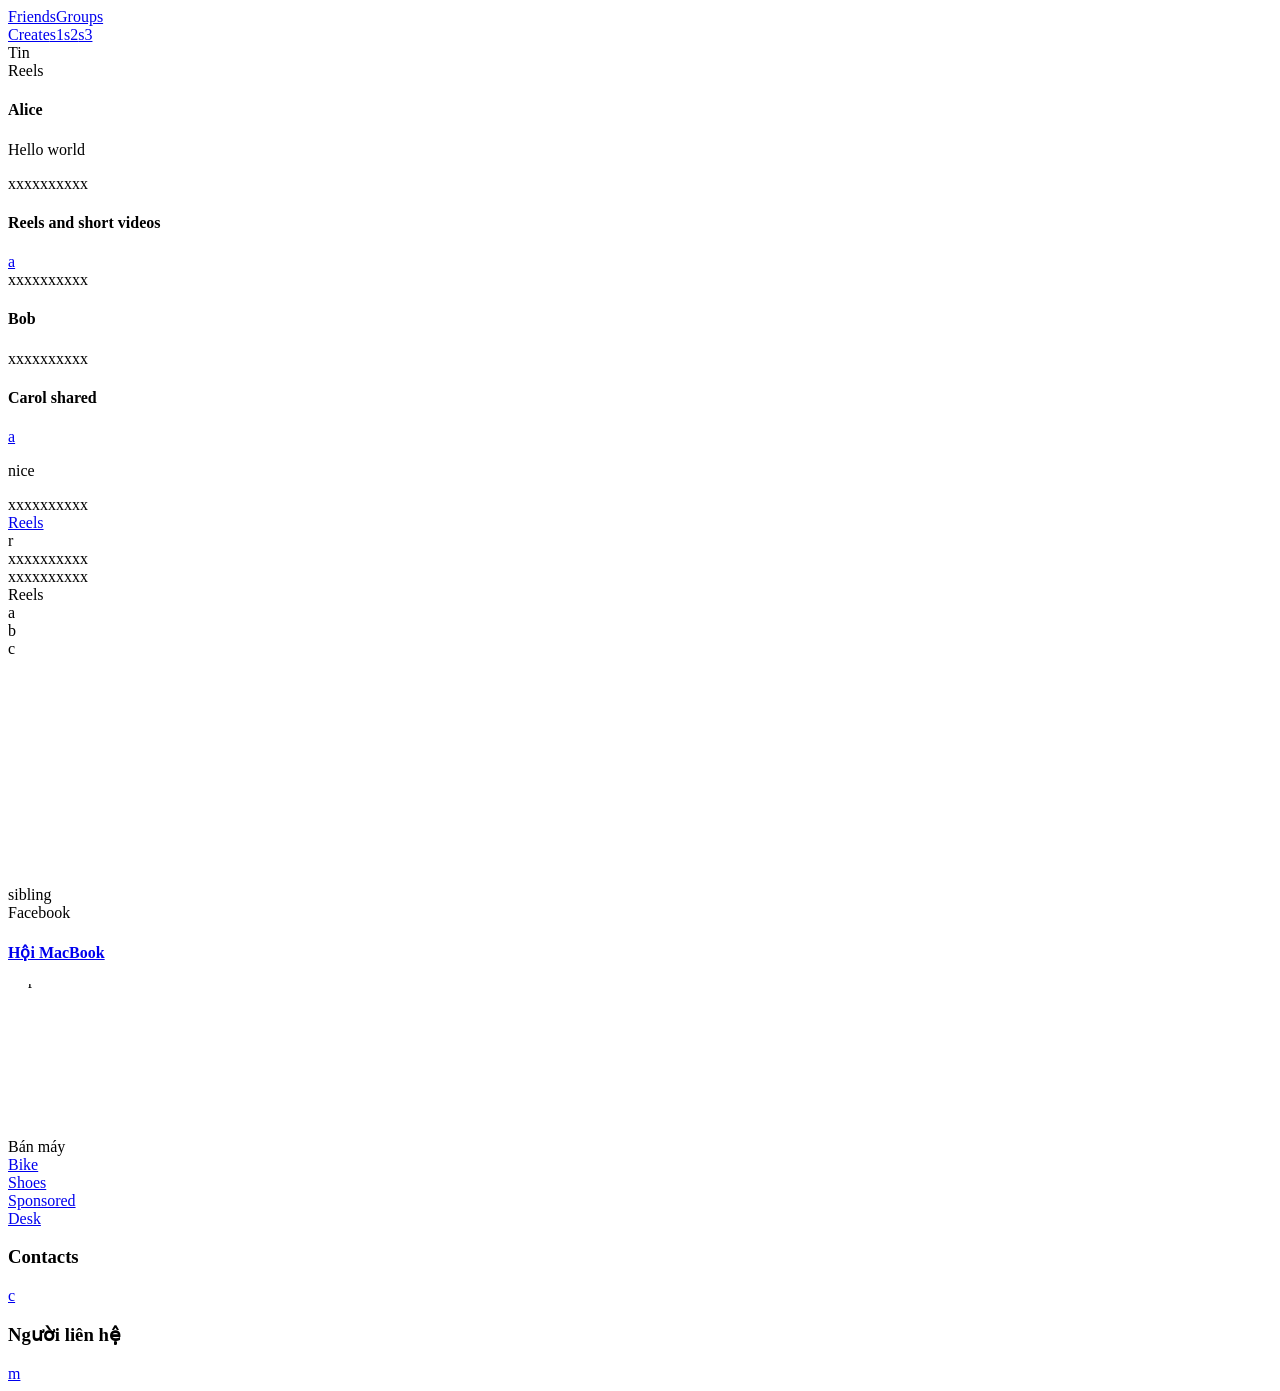
<file: test/fixture.html>
<!doctype html>
<!-- Mock Facebook page with fake React fibers. Serve clean-feed/ over HTTP and open /test/fixture.html. -->
<html data-fbc-mode="hide" data-fbc-hide="sponsored suggested reels reelpost pymk groups stories market search rail birthdays badges clean">
<head><meta charset="utf-8"><link rel="stylesheet" href="../content/hide.css"></head>
<body>
<div role="banner" id="banner">
  <div role="navigation"><a href="/notifications" aria-label="Notifications"><div style="width:20px"><span>5</span></div></a></div>
</div>
<div role="navigation" id="leftnav"><a href="/friends">Friends</a><a href="/groups">Groups</a></div>
<div role="main" id="main">
  <div id="stories-wrap"><div id="stories"><a href="/stories/create">Create</a><a href="/stories/1">s1</a><a href="/stories/2">s2</a><a href="/stories/3">s3</a></div></div>
  <div role="tablist" id="tabs"><div role="tab"><span dir="auto">Tin</span></div><div role="tab"><span dir="auto">Reels</span></div></div>
  <div role="feed" id="feed"></div>
  <!-- Reels tray outside the feed selectors, items without /reel/ hrefs (as in the live screenshot). -->
  <div id="tray-wrap"><div><div id="orphan-tray" style="height:300px"><div><span dir="auto"><span>Reels</span></span></div><div><div role="link">a</div><div role="link">b</div><div role="link">c</div></div></div></div><div>sibling</div></div>
  <!-- Current layout (Nov 2026): no role=feed; stories are virtualised-list items, and the
       meta-line label is drawn through a chain of SVG <use> references ending in <text>. -->
  <svg width="0" height="0" style="position:absolute">
    <text id="SvgWml10">Được tài trợ</text><svg id="SvgWml11"><use href="#SvgWml10"/></svg><svg id="SvgWml12"><use href="#SvgWml11"/></svg>
    <text id="SvgWml20">32 phút</text><svg id="SvgWml21"><use href="#SvgWml20"/></svg><svg id="SvgWml22"><use href="#SvgWml21"/></svg>
  </svg>
  <div id="vlist">
    <div data-virtualized="false" id="v-ad"><span>Facebook</span><span>Facebook</span><div data-ad-rendering-role="profile_name"><h4><a href="/chuyennha">Chuyển Nhà</a></h4></div><a href=""><svg><use href="#SvgWml12"/></svg></a><div data-ad-rendering-role="story_message">Dịch vụ trọn gói</div><div data-ad-rendering-role="cta-button">Gửi tin nhắn</div><i></i><i></i></div>
    <div data-virtualized="false" id="v-organic"><span>Facebook</span><div data-ad-rendering-role="profile_name"><h4><a href="/hoi">Hội MacBook</a></h4></div><a href="/groups/1/posts/2"><svg><use href="#SvgWml22"/></svg></a><div data-ad-rendering-role="story_message">Bán máy</div><i></i><i></i><i></i></div>
    <div data-virtualized="false" id="v-suggested"><span>Facebook</span><span>Facebook</span><span>Gợi ý cho bạn</span><div data-ad-rendering-role="profile_name"><h4><a href="/p">Trang X</a></h4></div><i></i><i></i><i></i><i></i></div>
    <div data-virtualized="true" id="v-empty"></div>
  </div>
  <div id="grid"></div>
</div>
<div role="complementary" id="rail"></div>
<!-- Right column without role=complementary; heading text in decomposed (NFD) form with a NBSP, ads linking out. -->
<div id="rail2"><div><div><h3><span>Được tài trợ</span></h3></div><div id="rail2-ads"><a href="https://elevenlabs.io"><img alt="">ElevenAgents</a><a href="https://adobe.com"><img alt="">Photoshop</a></div></div><div id="rail2-contacts"><h3>Người liên hệ</h3><a href="/m">m</a></div></div>
<script>
const feed = document.getElementById('feed');
function withFiber(el, props) {
  // Fake fiber: element -> child component carrying the props.
  const child = { memoizedProps: props, child: null, sibling: null };
  el['__reactFiber$test'] = { memoizedProps: { className: 'u' }, child, sibling: null, return: null };
}
function unit(id, html, props) {
  const d = document.createElement('div'); d.id = id;
  d.innerHTML = html + '<div>' + '<span>x</span>'.repeat(10) + '</div>';
  if (props) withFiber(d, props);
  feed.appendChild(d);
}
unit('organic', '<h4>Alice</h4><p>Hello world</p>', { feedEdge: { category: 'ORGANIC' } });
unit('spon-fiber', '<h4>Brand X</h4><span>S p o n</span>', { feedEdge: { category: 'SPONSORED' } });
unit('spon-data', '<h4>Brand Y</h4>', { story: { node: { sponsored_data: { id: 1 } } } });
unit('spon-label', '<span id="lbl">Được tài trợ</span><a aria-labelledby="lbl" href="#">.</a>');
unit('suggested', '<h4>Suggested for you</h4><p>Some page</p>');
unit('pymk', '<h4>Những người bạn có thể biết</h4>');
unit('groups', '<a href="/groups/discover/">See all</a>');
unit('reels', '<h4>Reels and short videos</h4><a href="/reel/1">a</a>');
unit('reels-fiber', '<h4>Bob</h4>', { feedEdge: { category: 'FB_SHORTS' } });
unit('friend-reel', '<h4>Carol shared</h4><a href="/reel/9">a</a><p>nice</p>');
document.getElementById('rail').innerHTML =
  '<div id="rail-ad"><div><h3>Sponsored</h3><a href="https://ads.example">ad</a></div></div>' +
  '<div id="rail-bday"><h3>Sinh nhật</h3><a href="/events/birthdays">Hôm nay là sinh nhật của Dũng</a></div>' +
  '<div id="rail-contacts"><h3>Contacts</h3><a href="/c">c</a></div>';
// Marketplace-style grid: one sponsored card by props, one by label, two organic.
const grid = document.getElementById('grid');
grid.innerHTML =
  '<div id="m-organic"><a href="/marketplace/item/1"><img alt="">Bike</a></div>' +
  '<div id="m-fiber"><a href="/marketplace/item/2"><img alt="">Shoes</a></div>' +
  '<div id="m-label"><a href="https://shop.example"><img alt=""><span>Sponsored</span></a></div>' +
  '<div id="m-organic2"><a href="/marketplace/item/3"><img alt="">Desk</a></div>';
withFiber(grid.querySelector('#m-fiber a'), { listing: { is_sponsored: true } });

window.msgs = []; addEventListener('message', e => e.data && e.data.__fbc && msgs.push(e.data.kind));
// Reels tray whose heading is a link to /reels/.
unit('linked-reels', '<a href="/reels/"><span dir="auto">Reels</span></a><div role="link">r</div>');
// Skeleton unit whose Reels heading arrives later.
unit('late-reels', '<div></div>');
setTimeout(() => { document.getElementById('late-reels').insertAdjacentHTML('afterbegin', '<h3>Reels</h3><div role="link">r</div>'); }, 3000);
setTimeout(() => unit('late-spon', '<h4>Late</h4>', { feedEdge: { category: 'SPONSORED' } }), 800);
</script>
<script src="../content/main.js"></script>
</body></html>
</file>
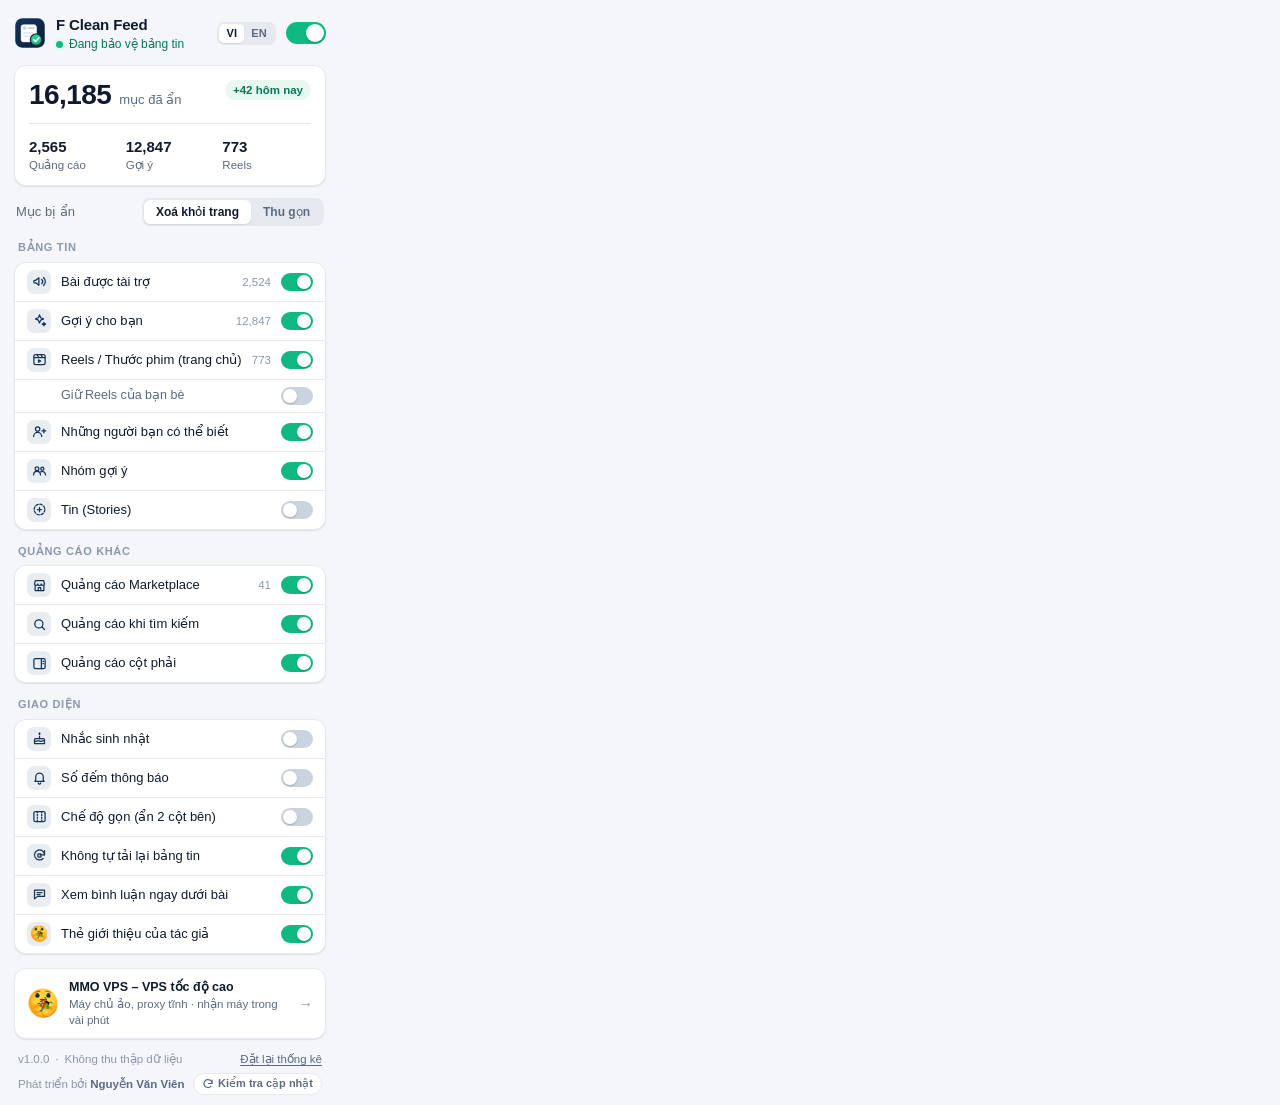
<file: test/popup.html>
<!doctype html>
<!-- Renders popup/popup.html with an in-memory chrome.* stub. ?lang=en for English, ?update=1 for the update banner. -->
<html>
<head><meta charset="utf-8"><link rel="stylesheet" href="../popup/popup.css">
<!-- Screenshots are taken mid-load: no transitions, so switches never show a half-way state. -->
<style>*, *::before, *::after { transition: none !important; }</style></head>
<body>
<script type="module">
  const lang = new URLSearchParams(location.search).get("lang") || "vi";
  const messages = await (await fetch(`../_locales/${lang}/messages.json`)).json();
  const areas = { sync: {}, local: { stats: { day: new Date().toISOString().slice(0, 10), today: { sponsored: 12, reels: 30 }, total: { sponsored: 2524, suggested: 12847, reels: 773, market: 41 } } } };
  const listeners = [];
  const area = (name) => ({
    get: async (k) => ({ [k]: areas[name][k] }),
    set: async (o) => {
      for (const [k, v] of Object.entries(o)) {
        const oldValue = areas[name][k];
        areas[name][k] = v;
        listeners.forEach((l) => l({ [k]: { oldValue, newValue: v } }, name));
      }
    },
  });
  window.chrome = {
    i18n: { getUILanguage: () => lang, getMessage: (k, sub) => (messages[k]?.message ?? `?${k}`).replace(/\$COUNT\$/g, sub ?? "") },
    runtime: {
      getManifest: () => ({ version: "1.0.0" }),
      getURL: (p) => `../${p}`,
      // ?update=1 pretends GitHub has a newer release.
      sendMessage: async (m) =>
        m.type === "checkUpdate"
          ? { checkedAt: Date.now(), update: new URLSearchParams(location.search).get("update") ? { version: "9.9.9", page: "https://github.com/viennv96/f-clean-feed/releases/tag/v9.9.9", zip: "https://github.com/viennv96/f-clean-feed/releases/download/v9.9.9/f-clean-feed-9.9.9.zip" } : null }
          : undefined,
      reload: () => (window.__reloaded = true),
    },
    storage: { sync: area("sync"), local: area("local"), onChanged: { addListener: (l) => listeners.push(l) } },
  };
  window.__areas = areas;
  const html = await (await fetch("../popup/popup.html")).text();
  document.body.innerHTML = new DOMParser().parseFromString(html, "text/html").body.innerHTML.replace(/<script[\s\S]*?<\/script>/g, "");
  // Relative src values were written for popup/, one level up from this page.
  document.querySelectorAll("img").forEach((i) => (i.src = new URL(i.getAttribute("src"), new URL("../popup/", location.href)).href));
  await import("../popup/popup.js");
</script>
</body>
</html>
</file>
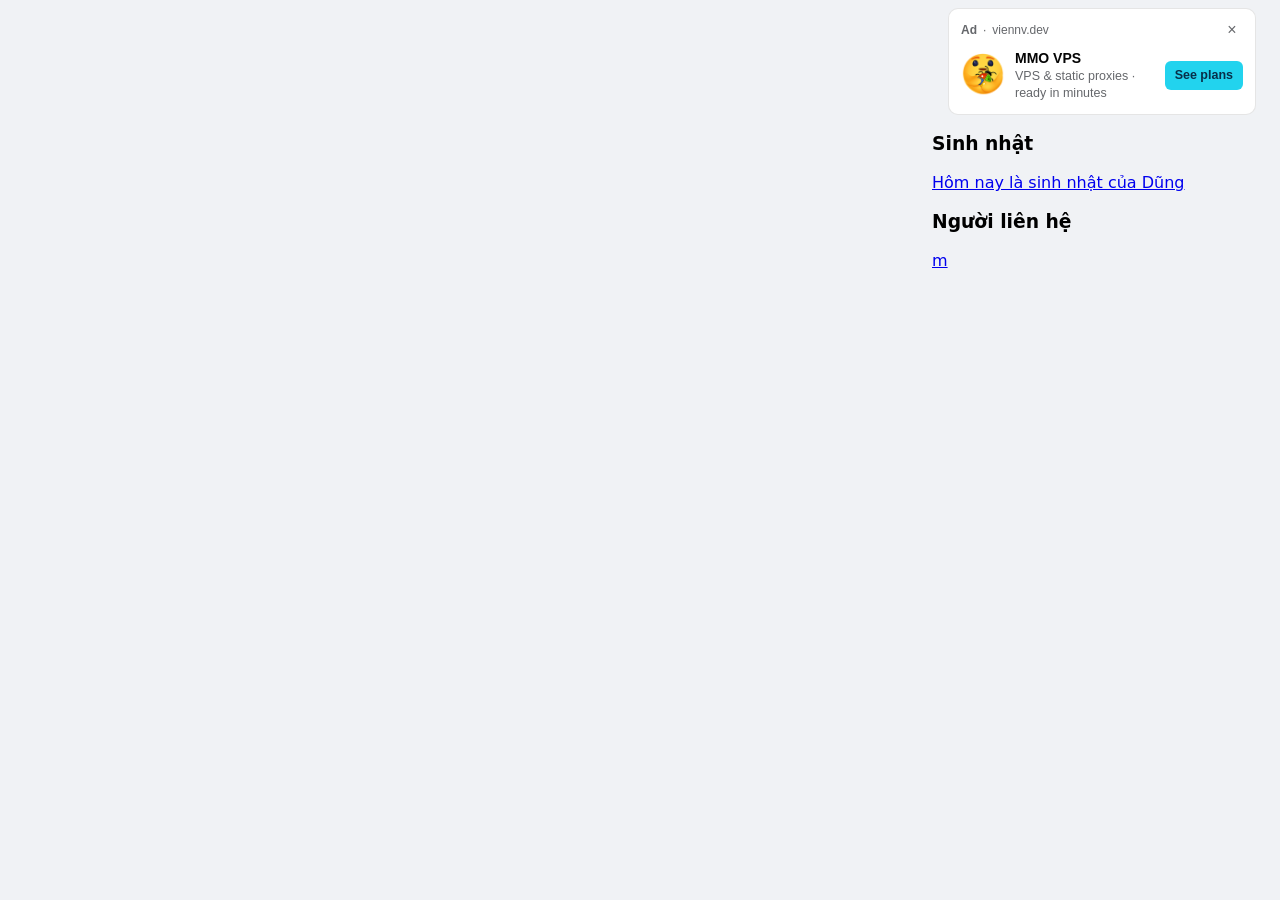
<file: test/promo.html>
<!doctype html>
<!-- Developer's card in the right column: bridge.js + main.js with an in-memory chrome.* stub. -->
<html>
<head><meta charset="utf-8"><link rel="stylesheet" href="../content/hide.css">
<style>body { font-family: system-ui; background: #f0f2f5; } [role="complementary"] { width: 340px; margin-left: auto; }</style>
</head>
<body>
<div role="main"><div role="feed"></div></div>
<div role="complementary" id="rail">
  <div id="rail-list">
    <div id="rail-ad"><h3>Được tài trợ</h3><a href="https://ads.example"><img alt="">Ad 1</a></div>
    <div id="rail-bday"><h3>Sinh nhật</h3><a href="/events/birthdays">Hôm nay là sinh nhật của Dũng</a></div>
    <div id="rail-contacts"><h3>Người liên hệ</h3><a href="/m">m</a></div>
  </div>
</div>
<script>
  // Minimal chrome.* for the isolated-world bridge, backed by memory.
  const messages = {};
  const store = { sync: {}, local: {} };
  const listeners = [];
  const area = (name) => ({
    get: async (k) => ({ [k]: store[name][k] }),
    set: async (o) => { for (const [k, v] of Object.entries(o)) { const oldValue = store[name][k]; store[name][k] = v; listeners.forEach((l) => l({ [k]: { oldValue, newValue: v } }, name)); } },
  });
  window.chrome = {
    i18n: { getMessage: (k) => messages[k] ?? k },
    storage: { sync: area("sync"), local: area("local"), onChanged: { addListener: (l) => listeners.push(l) } },
  };
  window.__store = store;
  // The card only shows on the home page.
  history.replaceState({}, "", "/");
  fetch("/_locales/vi/messages.json").then((r) => r.json()).then((j) => { for (const k in j) messages[k] = j[k].message; });
</script>
<script src="/content/bridge.js"></script>
<script src="/content/main.js"></script>
</body>
</html>
</file>
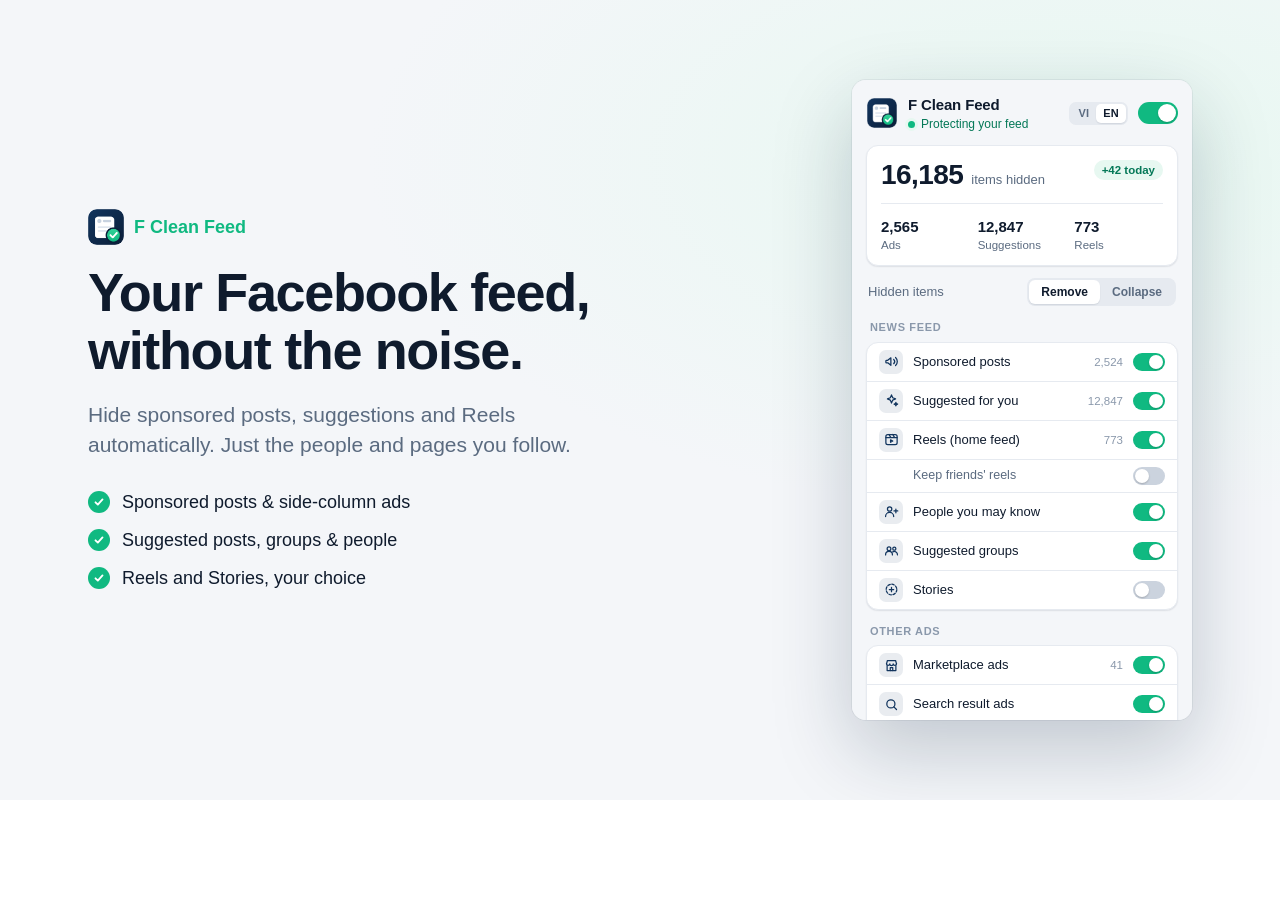
<file: store/src/shots.html>
<!doctype html>
<!--
  Chrome Web Store graphics. Served over HTTP from clean-feed/ (the popup is
  embedded live from test/popup.html), rendered by store/build.sh.
  ?s=1..4 screenshots (1280×800), ?s=tile (440×280), ?s=marquee (1400×560), ?s=og (1200×630); &lang=en|vi
-->
<html>
<head>
<meta charset="utf-8">
<style>
  :root {
    --navy: #0b1f3a; --navy2: #12355e; --emerald: #10b981; --mint: #34d399;
    --ink: #0f1b2d; --muted: #5b6b80; --line: #e6eaf0; --bg: #f4f6f9;
  }
  * { box-sizing: border-box; }
  html, body { margin: 0; }
  body { font: 16px/1.45 -apple-system, BlinkMacSystemFont, "Segoe UI", Roboto, sans-serif; color: var(--ink); -webkit-font-smoothing: antialiased; }
  .frame { position: relative; overflow: hidden; width: 1280px; height: 800px; display: flex; align-items: center; gap: 64px; padding: 0 88px; }
  .light { background: radial-gradient(1200px 600px at 85% 20%, #e7f8f1 0%, transparent 60%), var(--bg); }
  .dark { background: radial-gradient(900px 600px at 80% 30%, #163f6e 0%, transparent 65%), linear-gradient(135deg, var(--navy2), var(--navy)); color: #fff; }
  .copy { flex: 1; }
  .eyebrow { display: inline-flex; align-items: center; gap: 10px; font-weight: 650; font-size: 18px; color: var(--emerald); margin-bottom: 18px; }
  .eyebrow img { width: 36px; height: 36px; border-radius: 9px; }
  .dark .eyebrow { color: var(--mint); }
  h1 { font-size: 54px; line-height: 1.08; letter-spacing: -.025em; margin: 0 0 20px; font-weight: 750; }
  p.lead { font-size: 21px; color: var(--muted); margin: 0 0 28px; max-width: 520px; }
  .dark p.lead { color: #b8c6d9; }
  ul.points { list-style: none; margin: 0; padding: 0; display: grid; gap: 12px; }
  ul.points li { display: flex; gap: 12px; align-items: center; font-size: 18px; font-weight: 520; }
  ul.points li::before {
    content: ""; width: 22px; height: 22px; flex: none; border-radius: 50%;
    background: var(--emerald) url("data:image/svg+xml,%3Csvg xmlns='http://www.w3.org/2000/svg' viewBox='0 0 24 24' fill='none' stroke='white' stroke-width='3.2' stroke-linecap='round' stroke-linejoin='round'%3E%3Cpath d='M6 12.5l4 4 8-9'/%3E%3C/svg%3E") center/14px no-repeat;
  }
  .popup {
    width: 340px; height: 640px; border: 0; flex: none; border-radius: 14px;
    box-shadow: 0 30px 80px rgba(11, 31, 58, .22), 0 0 0 1px rgba(11, 31, 58, .06);
    background: #f4f6f9;
  }
  .dark .popup { box-shadow: 0 30px 80px rgba(0, 0, 0, .45), 0 0 0 1px rgba(255, 255, 255, .06); background: #0b1220; }

  /* Before / after mock feed (generic illustration, not a real site's UI). */
  .compare { display: flex; gap: 28px; flex: none; }
  .col { width: 330px; }
  .col h3 { margin: 0 0 12px; font-size: 15px; letter-spacing: .06em; text-transform: uppercase; color: var(--muted); }
  .col.after h3 { color: var(--emerald); }
  .post { background: #fff; border: 1px solid var(--line); border-radius: 12px; padding: 14px; margin-bottom: 12px; box-shadow: 0 1px 2px rgba(15,27,45,.05); }
  .who { display: flex; align-items: center; gap: 10px; margin-bottom: 10px; }
  .av { width: 34px; height: 34px; border-radius: 50%; background: #d7dfea; }
  .nm { height: 10px; width: 110px; border-radius: 5px; background: #c7d2e0; }
  .tag { margin-left: auto; font-size: 12px; font-weight: 650; padding: 2px 8px; border-radius: 999px; }
  .tag.ad { color: #b45309; background: #fef3c7; }
  .tag.sg { color: #6d28d9; background: #ede9fe; }
  .tag.rl { color: #be185d; background: #fce7f3; }
  .ln { height: 8px; border-radius: 4px; background: #e3e9f1; margin: 7px 0; }
  .img { height: 92px; border-radius: 8px; margin-top: 10px; background: linear-gradient(135deg, #dbe4ef, #eef2f7); }
  .reels { display: flex; gap: 6px; margin-top: 10px; }
  .reels i { flex: 1; height: 88px; border-radius: 8px; background: linear-gradient(180deg, #e9d5ff, #fbcfe8); }
  .ghost { border: 1px dashed #b7c3d2; border-radius: 10px; padding: 10px 14px; margin-bottom: 12px; color: var(--muted); font-size: 13.5px; background: #fff; }

  /* Privacy cards */
  .grid { display: grid; grid-template-columns: 1fr 1fr; gap: 18px; flex: none; width: 560px; }
  .pc { border-radius: 16px; padding: 22px; background: rgba(255,255,255,.06); border: 1px solid rgba(255,255,255,.1); }
  .pc svg { width: 30px; height: 30px; color: var(--mint); }
  .pc b { display: block; font-size: 19px; margin: 12px 0 4px; }
  .pc span { color: #b8c6d9; font-size: 15px; }
  .fine { position: absolute; bottom: 26px; left: 88px; font-size: 13px; color: #8ea2bb; }

  /* Promo tiles */
  .tile { width: 440px; height: 280px; padding: 34px; display: flex; flex-direction: column; justify-content: center; gap: 14px; }
  .tile img { width: 72px; height: 72px; }
  .tile b { font-size: 34px; letter-spacing: -.02em; line-height: 1.05; }
  .tile span { font-size: 17px; color: #b8c6d9; }
  .marquee { width: 1400px; height: 560px; padding: 0 110px; }
  .marquee h1 { font-size: 60px; }
  .marquee .popup { height: 470px; }
  /* Open Graph / Twitter thumbnail for the website (1200×630). */
  .og { width: 1200px; height: 630px; padding: 0 84px; gap: 56px; }
  .og h1 { font-size: 58px; margin-bottom: 18px; }
  .og p.lead { font-size: 22px; margin-bottom: 26px; }
  .og .popup { height: 540px; align-self: flex-end; margin-bottom: -40px; }
  .chips { display: flex; flex-wrap: wrap; gap: 10px; }
  .chips span { padding: 7px 14px; border-radius: 999px; font-size: 16px; font-weight: 600; color: #d6fbe9; background: rgba(52, 211, 153, .14); border: 1px solid rgba(52, 211, 153, .35); }
</style>
</head>
<body>
<script>
const q = new URLSearchParams(location.search);
const lang = q.get("lang") || "en";
const s = q.get("s") || "1";
const T = {
  en: {
    brand: "F Clean Feed",
    h1: "Your Facebook feed,<br>without the noise.",
    lead: "Hide sponsored posts, suggestions and Reels automatically. Just the people and pages you follow.",
    p1: ["Sponsored posts & side-column ads", "Suggested posts, groups & people", "Reels and Stories, your choice"],
    h2: "See only what<br>you came for.",
    lead2: "F Clean Feed recognises promoted and recommended units as they load, and removes them before you scroll past.",
    before: "Before", after: "With F Clean Feed",
    ad: "Sponsored", sg: "Suggested", rl: "Reels",
    ghost1: "Sponsored post hidden · click to show", ghost2: "Suggested post hidden · click to show",
    h3: "13 controls.<br>One tap each.",
    lead3: "Turn each filter on or off and the page updates instantly. No reload, no account, no setup.",
    p3: ["Remove or collapse hidden items", "Keep your friends' reels if you like", "Track how much clutter was removed"],
    h4: "Private by design.",
    lead4: "Everything runs inside your browser. F Clean Feed has no servers and never sees what you read.",
    c: [["No account", "Works the moment you install it."], ["No tracking", "No analytics, no third-party code."], ["No servers", "Your settings stay in Chrome sync."], ["Minimal access", "Only facebook.com, only to tidy the page."]],
    fine: "Facebook is a trademark of Meta Platforms, Inc. F Clean Feed is not affiliated with or endorsed by Meta.",
    tile: "Ad & Reels blocker for Facebook",
    ogH1: "Block ads & Reels<br>on Facebook",
    ogLead: "Free Chrome extension. Sponsored posts, suggestions, Reels and Stories, gone.",
    ogChips: ["Free", "No account", "No tracking"],
  },
  vi: {
    brand: "F Clean Feed",
    h1: "Bảng tin Facebook<br>gọn gàng, không nhiễu.",
    lead: "Tự động ẩn bài được tài trợ, bài gợi ý và Reels. Chỉ còn bạn bè và trang bạn theo dõi.",
    p1: ["Bài tài trợ & quảng cáo cột phải", "Bài, nhóm & người được gợi ý", "Reels và Tin, tuỳ bạn chọn"],
    h2: "Chỉ xem đúng<br>thứ bạn muốn.",
    lead2: "F Clean Feed nhận ra nội dung quảng cáo và gợi ý ngay khi tải, và ẩn chúng trước khi bạn lướt tới.",
    before: "Trước", after: "Với F Clean Feed",
    ad: "Được tài trợ", sg: "Gợi ý", rl: "Reels",
    ghost1: "Đã ẩn bài được tài trợ · bấm để xem", ghost2: "Đã ẩn bài gợi ý · bấm để xem",
    h3: "13 tuỳ chọn.<br>Một chạm là xong.",
    lead3: "Bật hoặc tắt từng bộ lọc, trang cập nhật ngay. Không cần tải lại, không cần tài khoản.",
    p3: ["Xoá hẳn hoặc thu gọn mục bị ẩn", "Giữ lại Reels của bạn bè nếu muốn", "Thống kê lượng nội dung đã lọc"],
    h4: "Riêng tư ngay từ thiết kế.",
    lead4: "Mọi thứ chạy trong trình duyệt của bạn. F Clean Feed không có máy chủ và không biết bạn đọc gì.",
    c: [["Không tài khoản", "Dùng ngay sau khi cài."], ["Không theo dõi", "Không analytics, không mã bên thứ ba."], ["Không máy chủ", "Cài đặt lưu trong Chrome sync."], ["Quyền tối thiểu", "Chỉ facebook.com, chỉ để dọn trang."]],
    fine: "Facebook là thương hiệu của Meta Platforms, Inc. F Clean Feed không liên kết hay được Meta bảo trợ.",
    tile: "Chặn quảng cáo & Reels cho Facebook",
    ogH1: "Chặn quảng cáo<br>& Reels trên Facebook",
    ogLead: "Tiện ích Chrome miễn phí: ẩn bài tài trợ, gợi ý, Reels và Tin chỉ với một chạm.",
    ogChips: ["Miễn phí", "Không cần tài khoản", "Không theo dõi"],
  },
}[lang];

const icon = "../assets/icon-512.png";
const popup = (dark) => `<iframe class="popup" src="../../test/popup.html?lang=${lang}"></iframe>`;
const eyebrow = `<div class="eyebrow"><img src="${icon}" alt="">${T.brand}</div>`;
const points = (arr) => `<ul class="points">${arr.map((x) => `<li>${x}</li>`).join("")}</ul>`;
const post = (tag, cls, body = '<div class="img"></div>') =>
  `<div class="post"><div class="who"><i class="av"></i><i class="nm"></i>${tag ? `<span class="tag ${cls}">${tag}</span>` : ""}</div><div class="ln"></div><div class="ln" style="width:70%"></div>${body}</div>`;
const S = (d) => `<svg viewBox="0 0 24 24" fill="none" stroke="currentColor" stroke-width="2" stroke-linecap="round" stroke-linejoin="round">${d}</svg>`;
const PICONS = [
  S('<circle cx="12" cy="8" r="4"/><path d="M4 21a8 8 0 0 1 16 0"/><path d="M3 3l18 18"/>'),
  S('<path d="M2 12s3.5-7 10-7 10 7 10 7-3.5 7-10 7S2 12 2 12z"/><circle cx="12" cy="12" r="3"/><path d="M3 3l18 18"/>'),
  S('<rect x="3" y="4" width="18" height="7" rx="2"/><rect x="3" y="13" width="18" height="7" rx="2"/><path d="M3 3l18 18"/>'),
  S('<path d="M12 3l8 3v6c0 5-3.5 8-8 9-4.5-1-8-4-8-9V6z"/><path d="M9 12l2 2 4-4"/>'),
];

const pages = {
  1: `<div class="frame light"><div class="copy">${eyebrow}<h1>${T.h1}</h1><p class="lead">${T.lead}</p>${points(T.p1)}</div>${popup()}</div>`,
  2: `<div class="frame light"><div class="copy">${eyebrow}<h1>${T.h2}</h1><p class="lead">${T.lead2}</p></div>
      <div class="compare">
        <div class="col"><h3>${T.before}</h3>${post(T.ad, "ad")}${post(T.sg, "sg", "")}${post(T.rl, "rl", '<div class="reels"><i></i><i></i><i></i></div>')}</div>
        <div class="col after"><h3>${T.after}</h3><div class="ghost">${T.ghost1}</div>${post("", "")}<div class="ghost">${T.ghost2}</div>${post("", "")}</div>
      </div></div>`,
  3: `<div class="frame dark"><div class="copy">${eyebrow}<h1>${T.h3}</h1><p class="lead">${T.lead3}</p>${points(T.p3)}</div>${popup(true)}</div>`,
  4: `<div class="frame dark"><div class="copy">${eyebrow}<h1>${T.h4}</h1><p class="lead">${T.lead4}</p></div>
      <div class="grid">${T.c.map(([b, sp], i) => `<div class="pc">${PICONS[i]}<b>${b}</b><span>${sp}</span></div>`).join("")}</div>
      <div class="fine">${T.fine}</div></div>`,
  tile: `<div class="tile dark"><img src="${icon}" alt=""><b>${T.brand}</b><span>${T.tile}</span></div>`,
  og: `<div class="frame dark og"><div class="copy">${eyebrow}<h1>${T.ogH1}</h1><p class="lead">${T.ogLead}</p><div class="chips">${T.ogChips.map((c) => `<span>${c}</span>`).join("")}</div></div>${popup(true)}</div>`,
  marquee: `<div class="frame dark marquee"><div class="copy">${eyebrow}<h1>${T.h1}</h1><p class="lead">${T.lead}</p></div>${popup(true)}</div>`,
};
document.body.innerHTML = pages[s];
</script>
</body>
</html>
</file>
<file: popup/popup.css>
:root {
  --bg: #f4f6f9;
  --card: #ffffff;
  --fg: #0f1b2d;
  --muted: #5b6b80;
  --faint: #8a98ab;
  --line: #e6eaf0;
  --brand: #12355e;
  --accent: #10b981;
  --accent-ink: #047857;
  --accent-soft: #e7f8f1;
  --off: #cbd3de;
  --shadow: 0 1px 2px rgba(15, 27, 45, .06), 0 1px 1px rgba(15, 27, 45, .04);
}
@media (prefers-color-scheme: dark) {
  :root {
    --bg: #0b1220;
    --card: #121b2c;
    --fg: #e8edf4;
    --muted: #9aa8bb;
    --faint: #6e7d92;
    --line: #1f2a3d;
    --brand: #8fb4e3;
    --accent: #34d399;
    --accent-ink: #34d399;
    --accent-soft: rgba(52, 211, 153, .12);
    --off: #2c3a52;
    --shadow: none;
  }
}

* { box-sizing: border-box; }
html, body { margin: 0; }
body {
  width: 340px;
  padding: 14px 14px 10px;
  font: 13px/1.4 -apple-system, BlinkMacSystemFont, "Segoe UI", Roboto, "Helvetica Neue", sans-serif;
  color: var(--fg);
  background: var(--bg);
  -webkit-font-smoothing: antialiased;
}
button { font: inherit; color: inherit; }

/* Header */
.top { display: flex; align-items: center; gap: 10px; margin-bottom: 12px; }
.logo { border-radius: 8px; flex: none; }
.brand { flex: 1; min-width: 0; }
h1 { margin: 0; font-size: 15px; font-weight: 650; letter-spacing: -.01em; }
.status { margin: 1px 0 0; display: flex; align-items: center; gap: 6px; font-size: 12px; color: var(--accent-ink); }
.status i { width: 7px; height: 7px; border-radius: 50%; background: var(--accent); box-shadow: 0 0 0 3px var(--accent-soft); }
body.off .status { color: var(--faint); }
body.off .status i { background: var(--off); box-shadow: none; }

/* Cards */
.card {
  background: var(--card);
  border: 1px solid var(--line);
  border-radius: 12px;
  box-shadow: var(--shadow);
}

/* Stats */
.stats { position: relative; padding: 14px 14px 12px; }
.total { display: flex; align-items: baseline; gap: 8px; }
.total b { font-size: 28px; font-weight: 700; letter-spacing: -.02em; font-variant-numeric: tabular-nums; line-height: 1.1; }
.total span { color: var(--muted); }
.today {
  position: absolute; top: 14px; right: 14px;
  padding: 2px 8px; border-radius: 999px;
  font-size: 11.5px; font-weight: 600; color: var(--accent-ink); background: var(--accent-soft);
}
.today:empty { display: none; }
.breakdown {
  display: grid; grid-template-columns: repeat(3, 1fr); gap: 8px;
  list-style: none; margin: 12px 0 0; padding: 12px 0 0; border-top: 1px solid var(--line);
}
.breakdown li { display: flex; flex-direction: column; }
.breakdown b { font-size: 15px; font-weight: 650; font-variant-numeric: tabular-nums; }
.breakdown span { font-size: 11.5px; color: var(--muted); }

/* Mode */
.mode { display: flex; align-items: center; justify-content: space-between; margin: 12px 2px; color: var(--muted); }
.seg { display: flex; padding: 2px; border-radius: 8px; background: var(--line); }
.seg button {
  border: 0; background: transparent; padding: 4px 12px; border-radius: 6px;
  color: var(--muted); font-size: 12px; font-weight: 550; cursor: pointer;
}
.seg button.on { background: var(--card); color: var(--fg); box-shadow: var(--shadow); }
.seg button:focus-visible { outline: 2px solid var(--accent); outline-offset: 1px; }
.seg.lang { flex: none; border-radius: 7px; }
.seg.lang button { padding: 2px 7px; font-size: 11px; font-weight: 650; letter-spacing: .02em; border-radius: 5px; }

/* Groups and rows */
h2 {
  margin: 14px 4px 6px;
  font-size: 11px; font-weight: 650; letter-spacing: .06em; text-transform: uppercase;
  color: var(--faint);
}
.group { overflow: hidden; }
.row {
  display: flex; align-items: center; gap: 10px;
  padding: 7px 12px; cursor: pointer;
}
.row + .row { border-top: 1px solid var(--line); }
.row:hover { background: color-mix(in srgb, var(--line) 45%, transparent); }
.ico {
  width: 24px; height: 24px; flex: none; border-radius: 7px;
  display: grid; place-items: center;
  color: var(--brand); background: color-mix(in srgb, var(--brand) 9%, transparent);
}
.ico svg { width: 15px; height: 15px; }
.name { flex: 1; min-width: 0; }
.count { color: var(--faint); font-size: 11.5px; font-variant-numeric: tabular-nums; }
.row.sub { padding-left: 46px; }
.row.sub .ico { display: none; }
.row.sub .name { color: var(--muted); font-size: 12.5px; }
.row.disabled { opacity: .45; pointer-events: none; }
body.off #kinds, body.off .mode { opacity: .5; }

/* Switch */
.switch { position: relative; width: 32px; height: 18px; flex: none; }
.switch input { position: absolute; opacity: 0; width: 0; height: 0; }
.switch span { position: absolute; inset: 0; border-radius: 999px; background: var(--off); transition: background .15s; cursor: pointer; }
.switch span::after {
  content: ""; position: absolute; top: 2px; left: 2px; width: 14px; height: 14px; border-radius: 50%;
  background: #fff; box-shadow: 0 1px 2px rgba(0, 0, 0, .2); transition: transform .15s;
}
.switch input:checked + span { background: var(--accent); }
.switch input:checked + span::after { transform: translateX(14px); }
.switch input:focus-visible + span { outline: 2px solid var(--accent); outline-offset: 2px; }
.switch.big { width: 40px; height: 22px; }
.switch.big span::after { width: 18px; height: 18px; }
.switch.big input:checked + span::after { transform: translateX(18px); }

/* Footer */
footer { display: flex; align-items: center; gap: 6px; margin: 12px 4px 0; font-size: 11.5px; color: var(--faint); }
.link { margin-left: auto; border: 0; background: none; padding: 0; color: var(--muted); cursor: pointer; text-decoration: underline; text-underline-offset: 2px; }
.link:hover { color: var(--fg); }

/* Developer's own service: a quiet card under the settings, never on the page itself. */
.promo {
  display: flex; align-items: center; gap: 10px;
  margin-top: 14px; padding: 10px 12px;
  color: inherit; text-decoration: none;
  transition: border-color .15s, background .15s;
}
.promo:hover { border-color: color-mix(in srgb, var(--accent) 55%, var(--line)); }
.promo:focus-visible { outline: 2px solid var(--accent); outline-offset: 2px; }
.promo-logo { width: 32px; height: 32px; flex: none; }
.promo-text { flex: 1; min-width: 0; display: flex; flex-direction: column; }
.promo-text b { font-size: 12.5px; font-weight: 650; }
.promo-text small { font-size: 11.5px; color: var(--muted); }
.promo-go { color: var(--faint); font-size: 15px; transition: transform .15s, color .15s; }
.promo:hover .promo-go { color: var(--accent-ink); transform: translateX(2px); }

/* Update available (background.js checks GitHub releases). */
.update { margin-bottom: 12px; padding: 10px 12px; border-color: color-mix(in srgb, var(--accent) 60%, var(--line)); background: color-mix(in srgb, var(--accent-soft) 70%, var(--card)); }
.update-head { display: flex; align-items: baseline; gap: 8px; }
.update-head b { font-size: 13px; font-weight: 650; color: var(--accent-ink); }
.update-head a { margin-left: auto; font-size: 11.5px; color: var(--muted); }
.update-head a:hover { color: var(--fg); }
.update-steps { margin: 8px 0 0; padding-left: 18px; display: grid; gap: 6px; font-size: 12px; color: var(--muted); }
.update-steps li::marker { color: var(--faint); font-weight: 600; }
.update-btn {
  display: inline-block; padding: 4px 10px; border-radius: 6px; border: 1px solid transparent;
  background: var(--accent); color: #052e1f; font-size: 12px; font-weight: 650; text-decoration: none; cursor: pointer;
}
.update-btn:hover { filter: brightness(1.06); }
.update-btn.ghost { background: var(--card); color: var(--fg); border-color: var(--line); }
.update-btn:focus-visible { outline: 2px solid var(--accent); outline-offset: 2px; }
.ver { border: 0; background: none; padding: 0; font: inherit; color: inherit; cursor: pointer; }
.ver:hover { color: var(--fg); text-decoration: underline; text-underline-offset: 2px; }

.author { display: flex; align-items: center; gap: 8px; margin: 6px 4px 0; font-size: 11.5px; color: var(--faint); }
.author > span { white-space: nowrap; overflow: hidden; text-overflow: ellipsis; min-width: 0; }
.check {
  margin-left: auto; display: inline-flex; align-items: center; gap: 4px; flex: none;
  padding: 2px 8px; border: 1px solid var(--line); border-radius: 999px; background: var(--card);
  color: var(--muted); font-size: 11px; font-weight: 550; cursor: pointer;
}
.check:hover:not(:disabled) { color: var(--fg); border-color: var(--faint); }
.check:disabled { cursor: default; }
.check:focus-visible { outline: 2px solid var(--accent); outline-offset: 2px; }
.check.busy svg { animation: check-spin .8s linear infinite; }
@keyframes check-spin { to { transform: rotate(360deg); } }
.author a { color: var(--muted); text-decoration: none; font-weight: 550; }
.author a:hover { color: var(--fg); text-decoration: underline; text-underline-offset: 2px; }
</file>
<file: content/hide.css>
/*
 * main.js classifies each element once (data-fbc-kind). bridge.js lists the
 * kinds to hide on <html data-fbc-hide="sponsored reels ...">, so toggling a
 * setting is a pure CSS change and needs no re-scan.
 */

/* Feed-like kinds: removed in "hide" mode, replaced by a placeholder in "collapse" mode.
   Reels only on the home feed: on profiles and Pages they are that person's or
   Page's own content and stay visible. */
html[data-fbc-mode="hide"][data-fbc-hide~="sponsored"] [data-fbc-kind="sponsored"],
html[data-fbc-mode="hide"][data-fbc-hide~="suggested"] [data-fbc-kind="suggested"],
html[data-fbc-home][data-fbc-mode="hide"][data-fbc-hide~="reels"] [data-fbc-kind="reels"],
html[data-fbc-home][data-fbc-mode="hide"][data-fbc-hide~="reelpost"] [data-fbc-kind="reelpost"],
html[data-fbc-mode="hide"][data-fbc-hide~="pymk"] [data-fbc-kind="pymk"],
html[data-fbc-mode="hide"][data-fbc-hide~="groups"] [data-fbc-kind="groups"],
html[data-fbc-mode="hide"][data-fbc-hide~="search"] [data-fbc-kind="search"],
/* Layout kinds: always removed outright; a placeholder would break the grid or rail. */
html[data-fbc-hide~="market"] [data-fbc-kind="market"],
html[data-fbc-hide~="rail"] [data-fbc-kind="rail"],
html[data-fbc-hide~="birthdays"] [data-fbc-kind="birthdays"],
html[data-fbc-hide~="stories"] [data-fbc-kind="stories"],
html[data-fbc-hide~="badges"] [data-fbc-kind="badges"],
html[data-fbc-home][data-fbc-hide~="clean"] [data-fbc-kind="clean"] {
  display: none !important;
}

html[data-fbc-mode="collapse"][data-fbc-hide~="sponsored"] [data-fbc-kind="sponsored"]:not([data-fbc-revealed]) > *,
html[data-fbc-mode="collapse"][data-fbc-hide~="suggested"] [data-fbc-kind="suggested"]:not([data-fbc-revealed]) > *,
html[data-fbc-home][data-fbc-mode="collapse"][data-fbc-hide~="reels"] [data-fbc-kind="reels"]:not([data-fbc-revealed]) > *,
html[data-fbc-home][data-fbc-mode="collapse"][data-fbc-hide~="reelpost"] [data-fbc-kind="reelpost"]:not([data-fbc-revealed]) > *,
html[data-fbc-mode="collapse"][data-fbc-hide~="pymk"] [data-fbc-kind="pymk"]:not([data-fbc-revealed]) > *,
html[data-fbc-mode="collapse"][data-fbc-hide~="groups"] [data-fbc-kind="groups"]:not([data-fbc-revealed]) > *,
html[data-fbc-mode="collapse"][data-fbc-hide~="search"] [data-fbc-kind="search"]:not([data-fbc-revealed]) > * {
  display: none !important;
}

html[data-fbc-mode="collapse"][data-fbc-hide~="sponsored"] [data-fbc-kind="sponsored"]:not([data-fbc-revealed])::before,
html[data-fbc-mode="collapse"][data-fbc-hide~="suggested"] [data-fbc-kind="suggested"]:not([data-fbc-revealed])::before,
html[data-fbc-home][data-fbc-mode="collapse"][data-fbc-hide~="reels"] [data-fbc-kind="reels"]:not([data-fbc-revealed])::before,
html[data-fbc-home][data-fbc-mode="collapse"][data-fbc-hide~="reelpost"] [data-fbc-kind="reelpost"]:not([data-fbc-revealed])::before,
html[data-fbc-mode="collapse"][data-fbc-hide~="pymk"] [data-fbc-kind="pymk"]:not([data-fbc-revealed])::before,
html[data-fbc-mode="collapse"][data-fbc-hide~="groups"] [data-fbc-kind="groups"]:not([data-fbc-revealed])::before,
html[data-fbc-mode="collapse"][data-fbc-hide~="search"] [data-fbc-kind="search"]:not([data-fbc-revealed])::before {
  content: attr(data-fbc-label);
  display: block;
  margin: 0 0 12px;
  padding: 10px 14px;
  border-radius: 8px;
  font: 13px/1.3 system-ui, -apple-system, "Segoe UI", sans-serif;
  color: var(--secondary-text, #65676b);
  background: var(--card-background, #fff);
  cursor: pointer;
}

/* Clean mode: let the feed use the space the side columns left. */
html[data-fbc-home][data-fbc-hide~="clean"] [role="main"] {
  margin-left: auto !important;
  margin-right: auto !important;
}

/*
 * Developer's card (content/bridge.js), shown in the right column of the home
 * page. Uses Facebook's own colour variables so it follows its light/dark theme.
 */
.fbc-promo {
  display: block;
  box-sizing: border-box;
  /* 16px sides: the left edge lines up with the column's headings
     ("Birthdays"…) and the right edge with the avatar in the top bar. */
  margin: 8px 16px 16px;
  padding: 10px 12px 12px;
  border-radius: 10px;
  background: var(--card-background, #fff);
  border: 1px solid var(--divider, rgba(0, 0, 0, .1));
  font: 13px/1.35 -apple-system, BlinkMacSystemFont, "Segoe UI", Roboto, sans-serif;
  color: var(--primary-text, #050505);
}
.fbc-promo-head { display: flex; align-items: center; gap: 6px; margin-bottom: 8px; color: var(--secondary-text, #65676b); font-size: 12px; }
.fbc-promo-tag { font-weight: 600; }
.fbc-promo-domain::before { content: "·"; margin-right: 6px; }
.fbc-promo-close {
  margin-left: auto; width: 22px; height: 22px; padding: 0; border: 0; border-radius: 50%;
  background: transparent; color: inherit; font-size: 16px; line-height: 22px; cursor: pointer;
}
.fbc-promo-close:hover { background: var(--hover-overlay, rgba(0, 0, 0, .05)); }
.fbc-promo-body { display: flex; align-items: center; gap: 10px; color: inherit; text-decoration: none; }
.fbc-promo-body:hover .fbc-promo-cta { filter: brightness(1.08); }
/* MMO VPS logo (viennv.dev/appicon.png, 96px), inlined so the page makes no
   request to viennv.dev and needs no web_accessible_resources. */
.fbc-promo-logo {
  width: 44px; height: 44px; flex: none;
  background: url("[data-uri]") center / contain no-repeat;
}
.fbc-promo-text { flex: 1; min-width: 0; display: flex; flex-direction: column; }
.fbc-promo-text b { font-size: 14px; font-weight: 600; }
.fbc-promo-text span { color: var(--secondary-text, #65676b); font-size: 12.5px; }
.fbc-promo-cta {
  flex: none; padding: 6px 10px; border-radius: 6px;
  background: #22d3ee; color: #082f49; font-size: 12.5px; font-weight: 700; white-space: nowrap;
}

/* ---- Inline comments (content/comments.js) ----------------------------------
   While the post dialog loads in the background it stays invisible and does
   not catch clicks; comments.js closes it as soon as the data has arrived. */
html[data-fbc-cpending] [data-fbc-layer],
html[data-fbc-cpending] [role="dialog"][aria-modal="true"] {
  opacity: 0 !important;
  pointer-events: none !important;
}
.fbc-cm {
  margin: 4px 12px 12px;
  padding-top: 8px;
  border-top: 1px solid var(--divider, #ced0d4);
  font-size: 15px;
  line-height: 1.3333;
  color: var(--primary-text, #050505);
}
.fbc-cm-status { padding: 6px 4px; color: var(--secondary-text, #65676b); font-size: 13px; }
/* Facebook's own preview comments under the post, while the panel shows them. */
[data-fbc-dup] { display: none !important; }
.fbc-cm-head { display: flex; justify-content: flex-start; padding: 0 4px 4px; }
.fbc-cm-sort {
  appearance: none;
  -webkit-appearance: none;
  padding: 4px 26px 4px 10px;
  border: 0;
  border-radius: 6px;
  background: var(--secondary-button-background, rgba(0, 0, 0, .05)) no-repeat right 8px center / 10px
    url("data:image/svg+xml,%3Csvg xmlns='http://www.w3.org/2000/svg' viewBox='0 0 10 6'%3E%3Cpath d='M1 1l4 4 4-4' fill='none' stroke='%23888' stroke-width='1.5'/%3E%3C/svg%3E");
  color: var(--secondary-text, #65676b);
  font: inherit;
  font-size: 13px;
  font-weight: 600;
  cursor: pointer;
}
.fbc-cm-sort:hover { color: var(--primary-text, #050505); }
.fbc-cm-sort:focus-visible { outline: 2px solid var(--primary-button-background, #0866ff); outline-offset: 1px; }
.fbc-cm-sort option { color: #050505; background: #fff; }
.fbc-cm-loading { display: flex; align-items: center; gap: 8px; }
.fbc-cm-spin {
  width: 16px;
  height: 16px;
  border-radius: 50%;
  border: 2px solid var(--divider, #ced0d4);
  border-top-color: var(--primary-button-background, #0866ff);
  animation: fbc-spin .7s linear infinite;
  flex: none;
}
.fbc-cm-bar { position: relative; height: 2px; margin: 4px 4px 2px; overflow: hidden; border-radius: 2px; background: var(--divider, #ced0d4); }
.fbc-cm-bar::after {
  content: "";
  position: absolute;
  inset: 0 auto 0 0;
  width: 40%;
  border-radius: 2px;
  background: var(--primary-button-background, #0866ff);
  animation: fbc-bar 1.1s ease-in-out infinite;
}
@keyframes fbc-spin { to { transform: rotate(360deg); } }
@keyframes fbc-bar { from { transform: translateX(-100%); } to { transform: translateX(250%); } }
@media (prefers-reduced-motion: reduce) { .fbc-cm-spin, .fbc-cm-bar::after { animation-duration: 2.4s; } }
.fbc-cm-item { display: flex; gap: 6px; margin: 6px 0; align-items: flex-start; }
.fbc-cm-reply { margin-top: 6px; }
.fbc-cm-av { width: 32px; height: 32px; border-radius: 50%; flex: none; object-fit: cover; background: var(--comment-background, #f0f2f5); }
.fbc-cm-reply .fbc-cm-av { width: 24px; height: 24px; }
.fbc-cm-body { min-width: 0; flex: 1; }
.fbc-cm-bubble {
  display: inline-block;
  max-width: 100%;
  padding: 8px 12px;
  border-radius: 18px;
  background: var(--comment-background, #f0f2f5);
  overflow-wrap: anywhere;
  box-sizing: border-box;
}
.fbc-cm-name { display: block; font-weight: 600; font-size: 13px; color: var(--primary-text, #050505); text-decoration: none; }
.fbc-cm-name:hover { text-decoration: underline; }
.fbc-cm-text { white-space: pre-wrap; }
.fbc-cm-media { font-size: 13px; color: var(--secondary-text, #65676b); font-style: italic; }
.fbc-cm-bare { display: inline-block; padding-bottom: 6px; }
.fbc-cm-att { display: block; margin-top: 4px; max-width: 220px; }
.fbc-cm-att img { display: block; max-width: 100%; max-height: 220px; width: auto; height: auto; border-radius: 12px; object-fit: contain; }
.fbc-cm-meta { display: flex; gap: 10px; padding: 2px 12px 0; font-size: 12px; color: var(--secondary-text, #65676b); }
.fbc-cm-more { padding: 4px 12px 0; font-size: 13px; font-weight: 600; color: var(--secondary-text, #65676b); cursor: pointer; }
.fbc-cm-more:hover { text-decoration: underline; }
.fbc-cm-foot { display: flex; flex-wrap: wrap; gap: 4px 16px; padding: 6px 4px 0; }
.fbc-cm-composer { padding: 8px 0 2px; }
.fbc-cm-compose { display: flex; align-items: flex-end; gap: 6px; }
.fbc-cm-input {
  flex: 1;
  min-width: 0;
  min-height: 36px;
  max-height: 160px;
  padding: 8px 12px;
  box-sizing: border-box;
  border: 0;
  border-radius: 18px;
  background: var(--comment-background, #f0f2f5);
  color: var(--primary-text, #050505);
  font: inherit;
  font-size: 15px;
  line-height: 20px;
  resize: none;
  overflow-y: auto;
}
.fbc-cm-input::placeholder { color: var(--placeholder-text, var(--secondary-text, #65676b)); }
.fbc-cm-input:focus { outline: none; box-shadow: 0 0 0 2px var(--primary-button-background, #0866ff) inset; }
.fbc-cm-input:disabled { opacity: .6; }
.fbc-cm-send {
  flex: none;
  width: 36px;
  height: 36px;
  display: grid;
  place-items: center;
  border: 0;
  border-radius: 50%;
  background: transparent;
  color: var(--primary-button-background, #0866ff);
  cursor: pointer;
}
.fbc-cm-send:hover:not(:disabled) { background: var(--hover-overlay, rgba(0, 0, 0, .05)); }
.fbc-cm-send:disabled { opacity: .4; cursor: default; }
.fbc-cm-compose.busy .fbc-cm-send svg { animation: fbc-spin 1s linear infinite; }
.fbc-cm-note { min-height: 0; padding: 2px 12px 0; font-size: 12px; color: var(--secondary-text, #65676b); }
.fbc-cm-note:empty { display: none; }
.fbc-cm-link {
  padding: 0;
  border: 0;
  background: none;
  font: inherit;
  font-size: 13px;
  font-weight: 600;
  color: var(--secondary-text, #65676b);
  cursor: pointer;
}
.fbc-cm-link:hover { text-decoration: underline; }
</file>
